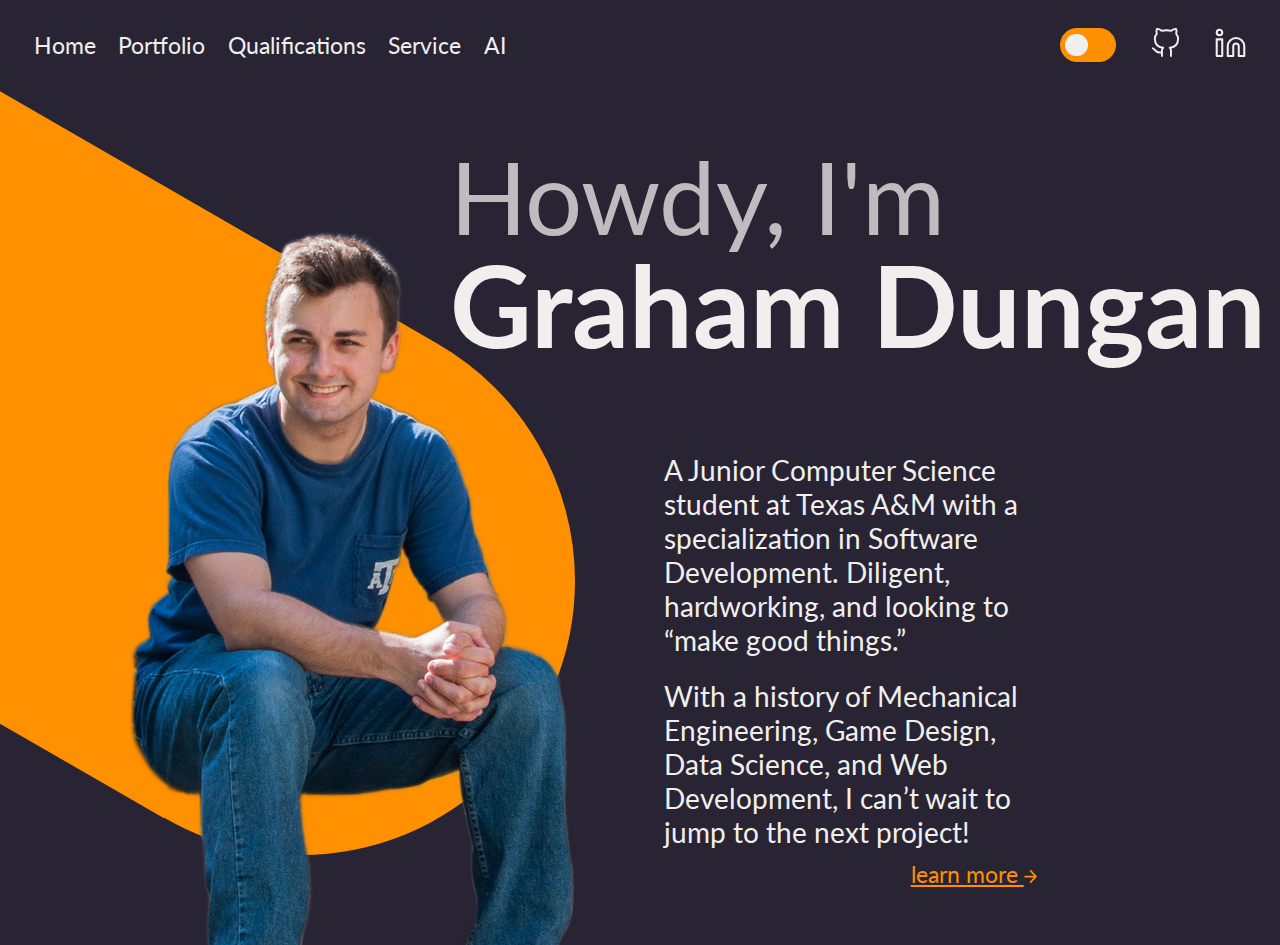
<file: index.html>
<!DOCTYPE html>
<html lang="en">
  <head>
    <meta charset="UTF-8" />
    <meta name="viewport" content="width=device-width, initial-scale=1.0" />
    <meta http-equiv="X-UA-Compatible" content="ie=edge" />

    <!-- DYNAMIC STYLE CHANGING -->
    <script>
      localStorage.setItem("currentPage", "index");
    </script>
    <link id="page-style" rel="stylesheet" href="./css/style1_index.css" />
    <link id="nav-style" rel="stylesheet" href="./css/style1_navbar.css" />
    <link
      id="font-style"
      href="https://fonts.googleapis.com/css2?family=Open+Sans:wght@400;700&display=swap"
      rel="stylesheet"
    />

    <title>Graham Dungan - Landing</title>
  </head>

  <body style="overflow: hidden">
    <!-- NAV BAR -->
    <div class="navbar-container">
      <div>
        <a class="navbar-button" href="./index.html">Home</a>
        <a class="navbar-button" href="./html/portfolio.html">Portfolio</a>
        <a class="navbar-button" href="./html/qualifications.html"
          >Qualifications</a
        >
        <a class="navbar-button" href="./html/service.html">Service</a>
        <a class="navbar-button" href="./html/ai.html">AI</a>
      </div>
      <div>
        <div class="style-switch-container">
          <script src="./scripts/script.js"></script>
          <input
            type="checkbox"
            id="style-checkbox"
            onclick="handleClick(this)"
          />
          <label for="style-checkbox" class="style-slider"></label>
        </div>
        <a
          class="navbar-button-graphic"
          href="https://github.com/gmgrahamgm"
          target="_blank"
          rel="noopener noreferrer"
        >
          <img src="./svg/icon_github.svg" alt="GitHub Button" />
        </a>
        <a
          class="navbar-button-graphic"
          href="https://www.linkedin.com/in/graham-dungan-420943249/"
          target="_blank"
          rel="noopener noreferrer"
        >
          <img src="./svg/icon_linkedin.svg" alt="LinkedIn Button" />
        </a>
      </div>
    </div>
    <!-- LANDING BODY -->
    <div class="landing-body-container">
      <!-- PORTFOLIO PICTURE -->
      <div class="picture-container">
        <img src="./svg/bg_circle.svg" class="picture-bg" />
        <img src="./images/graham.png" class="picture-graham" />
      </div>
      <!-- PERSONAL INFORMATION -->
      <div>
        <!-- INTRODUCTION -->
        <div class="introduction-container">
          <h2>Howdy, I'm</h2>
          <h1>Graham Dungan</h1>
        </div>
        <!-- INFORMATION -->
        <div class="information-container">
          <p>
            A Junior Computer Science student at Texas A&M with a specialization
            in Software Development. Diligent, hardworking, and looking to “make
            good things.”
          </p>
          <p>
            With a history of Mechanical Engineering, Game Design, Data Science,
            and Web Development, I can’t wait to jump to the next project!
          </p>
          <a href="./html/qualifications.html">
            learn more
            <img src="./svg/icon_arrow.svg" />
          </a>
        </div>
      </div>
    </div>
  </body>
</html>
</file>
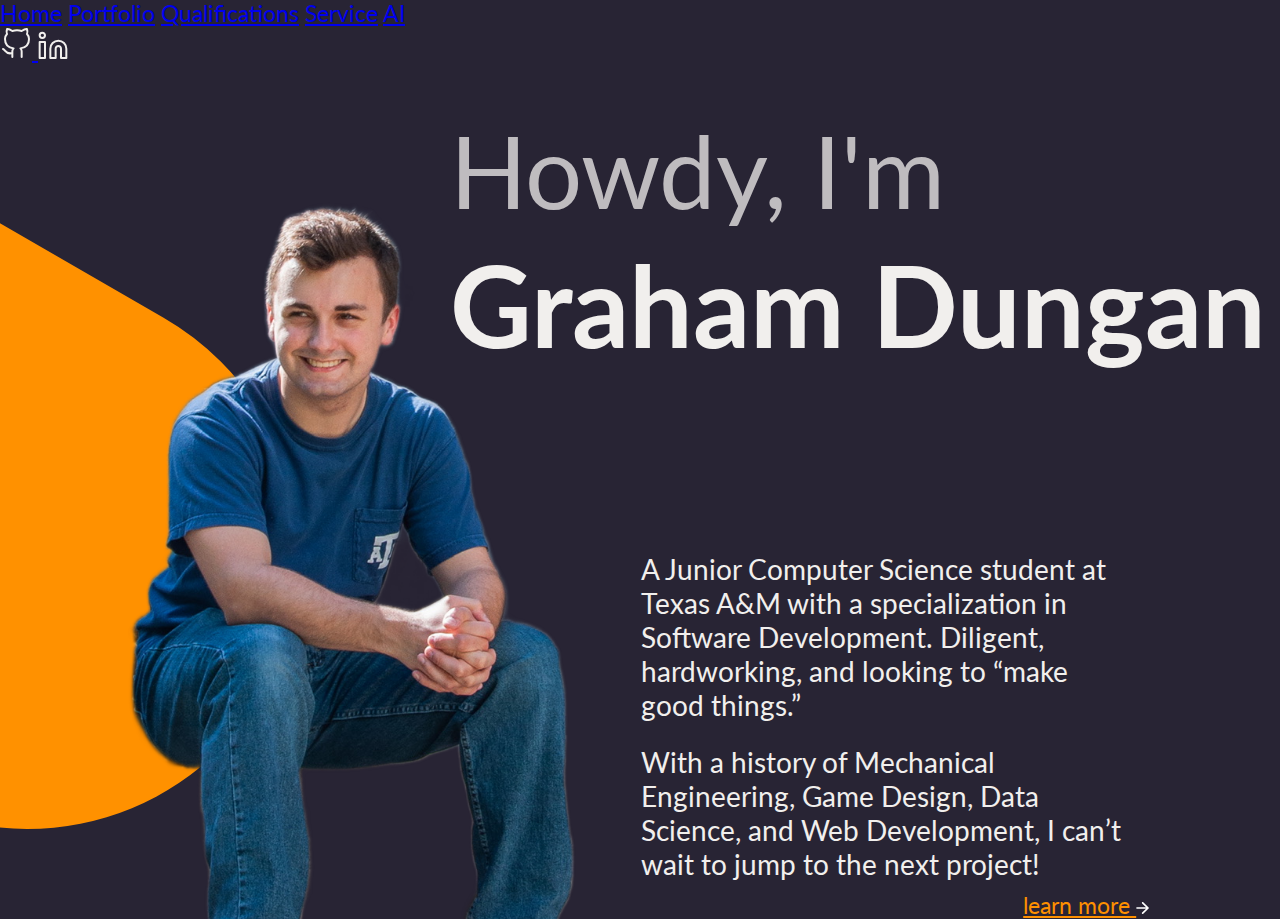
<file: html/index.html>
<!DOCTYPE html>
<html lang="en">
  <head>
    <meta charset="UTF-8" />
    <meta name="viewport" content="width=device-width, initial-scale=1.0" />
    <meta http-equiv="X-UA-Compatible" content="ie=edge" />
    <title>Graham Dungan</title>
    <link rel="stylesheet" href="../css/style1_landing.css" />
    <!-- USE LATO FONT FAMILY -->
    <link
      href="https://fonts.googleapis.com/css?family=Lato"
      rel="stylesheet"
    />
  </head>

  <body style="overflow: hidden">
    <!-- NAV BAR -->
    <div class="navbar-container">
      <div>
        <a class="navbar-button" href="./index.html">Home</a>
        <a class="navbar-button" href="./portfolio.html">Portfolio</a>
        <a class="navbar-button" href="./qualifications.html">Qualifications</a>
        <a class="navbar-button" href="./service.html">Service</a>
        <a class="navbar-button" href="./ai.html">AI</a>
      </div>
      <div>
        <a
          class="navbar-button-graphic"
          href="https://github.com/gmgrahamgm"
          target="_blank"
          rel="noopener noreferrer"
        >
          <img src="../svg/icon_github.svg" alt="GitHub Button" />
        </a>
        <a
          class="navbar-button-graphic"
          href="https://www.linkedin.com/in/graham-dungan-420943249/"
          target="_blank"
          rel="noopener noreferrer"
        >
          <img src="../svg/icon_linkedin.svg" alt="LinkedIn Button" />
        </a>
      </div>
    </div>
    <!-- LANDING BODY -->
    <div class="landing-body-container">
      <!-- PORTFOLIO PICTURE -->
      <div class="picture-container">
        <img src="../svg/bg_orange.svg" class="picture-bg" />
        <img src="../images/graham.png" class="picture-graham" />
      </div>
      <!-- PERSONAL INFORMATION -->
      <div>
        <!-- INTRODUCTION -->
        <div class="introduction-container">
          <h2>Howdy, I'm</h2>
          <h1>Graham Dungan</h1>
        </div>
        <!-- INFORMATION -->
        <div class="information-container">
          <p>
            A Junior Computer Science student at Texas A&M with a specialization
            in Software Development. Diligent, hardworking, and looking to “make
            good things.”
          </p>
          <p>
            With a history of Mechanical Engineering, Game Design, Data Science,
            and Web Development, I can’t wait to jump to the next project!
          </p>
          <a href="./portfolio.html">
            learn more
            <img src="../svg/icon_arrow.svg" />
          </a>
        </div>
      </div>
    </div>
  </body>
</html>
</file>
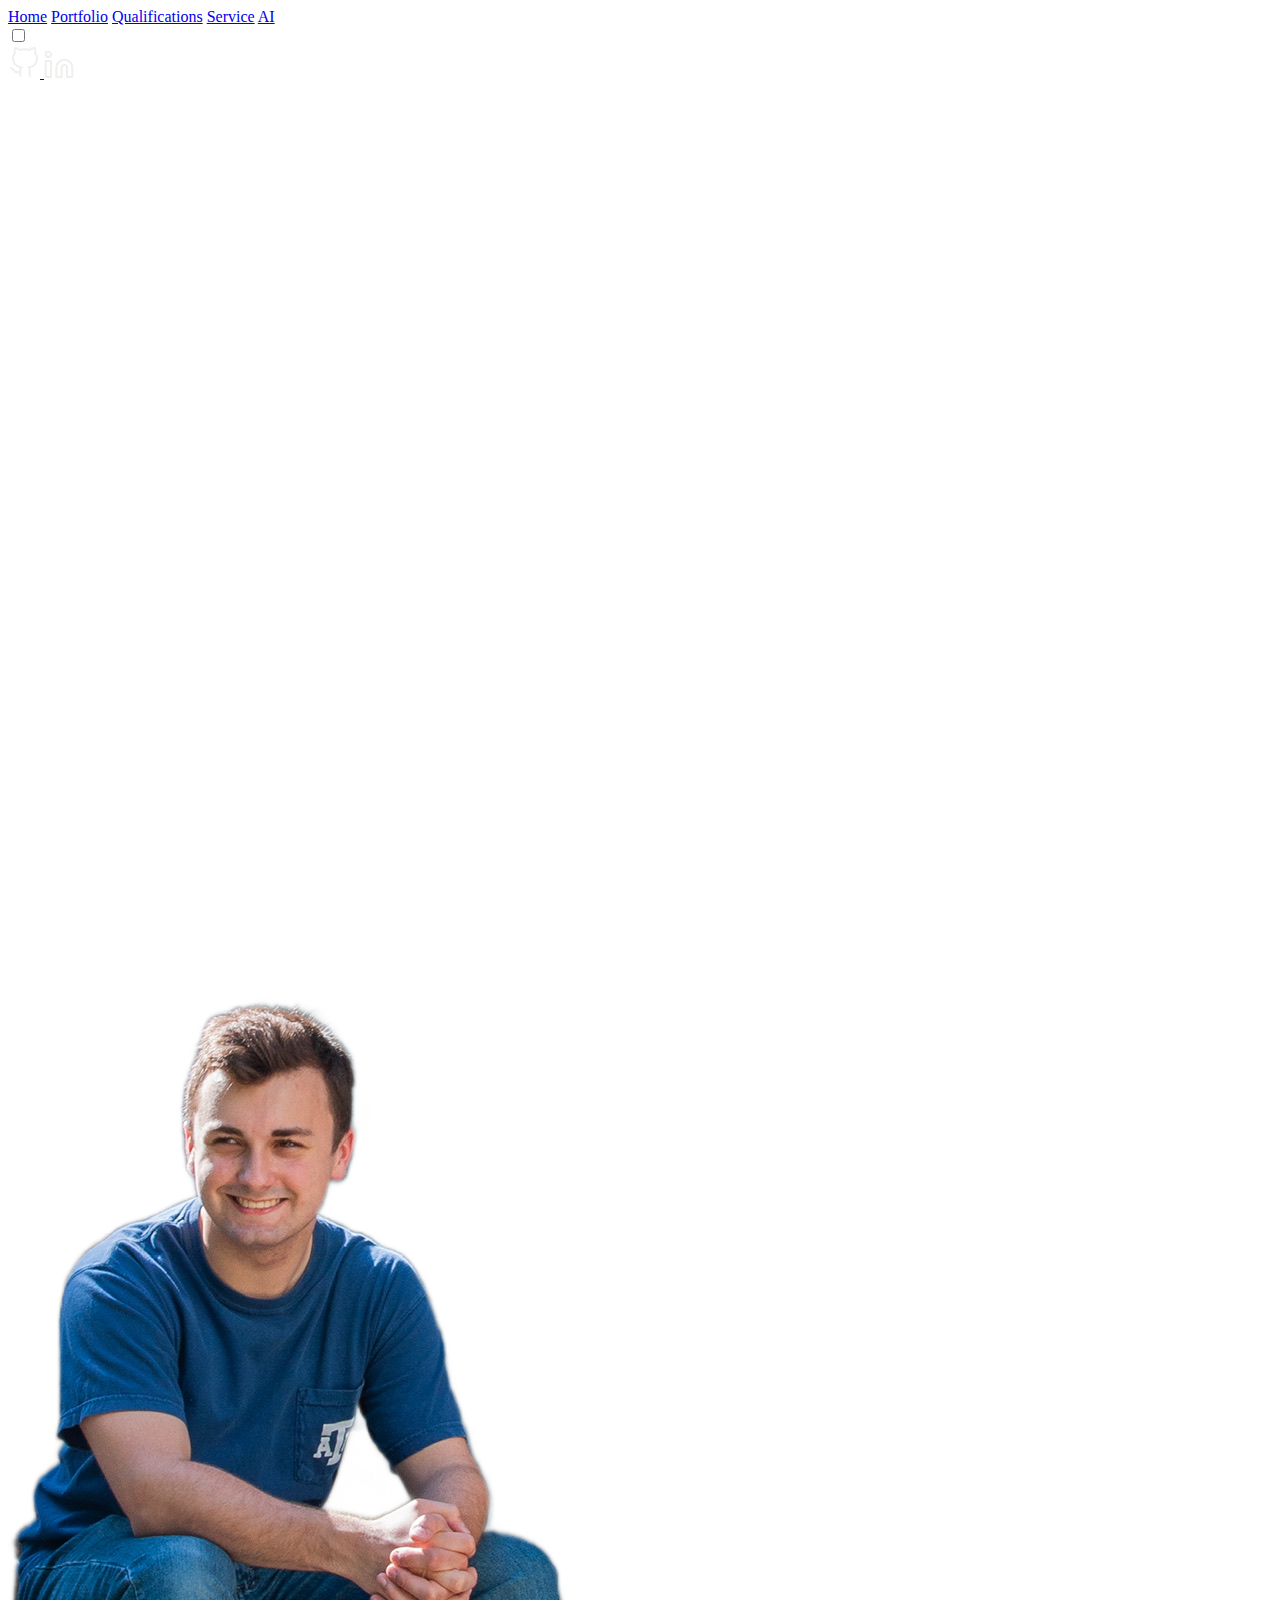
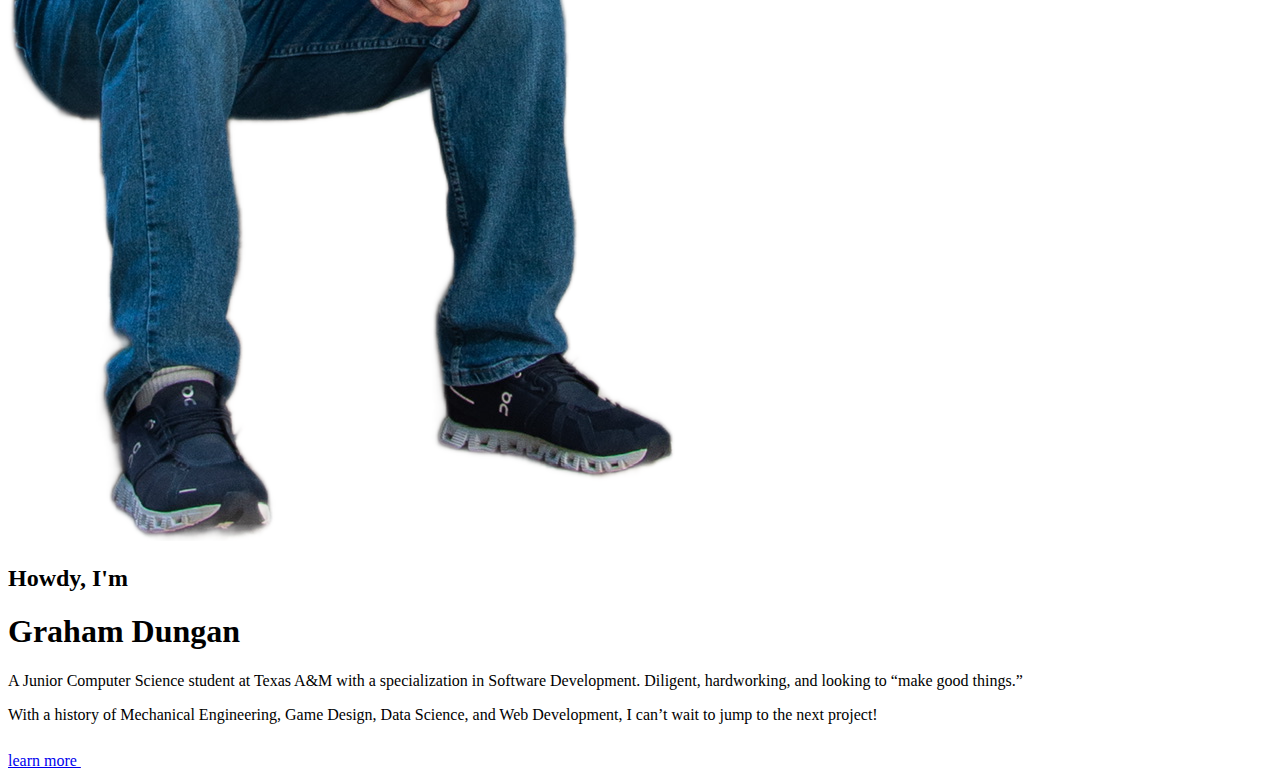
<file: index_htmlonly.html>
<!DOCTYPE html>
<html lang="en">
  <head>
    <meta charset="UTF-8" />
    <meta name="viewport" content="width=device-width, initial-scale=1.0" />
    <meta http-equiv="X-UA-Compatible" content="ie=edge" />

    <!-- DYNAMIC STYLE CHANGING -->
    <script>
      localStorage.setItem("currentPage", "index");
    </script>
    <link
      id="font-style"
      href="https://fonts.googleapis.com/css2?family=Open+Sans:wght@400;700&display=swap"
      rel="stylesheet"
    />

    <title>Graham Dungan - Landing</title>
  </head>

  <body style="overflow: hidden">
    <!-- NAV BAR -->
    <div class="navbar-container">
      <div>
        <a class="navbar-button" href="./index.html">Home</a>
        <a class="navbar-button" href="./html/portfolio.html">Portfolio</a>
        <a class="navbar-button" href="./html/qualifications.html"
          >Qualifications</a
        >
        <a class="navbar-button" href="./html/service.html">Service</a>
        <a class="navbar-button" href="./html/ai.html">AI</a>
      </div>
      <div>
        <div class="style-switch-container">
          <script src="./scripts/script.js"></script>
          <input
            type="checkbox"
            id="style-checkbox"
            onclick="handleClick(this)"
          />
          <label for="style-checkbox" class="style-slider"></label>
        </div>
        <a
          class="navbar-button-graphic"
          href="https://github.com/gmgrahamgm"
          target="_blank"
          rel="noopener noreferrer"
        >
          <img src="./svg/icon_github.svg" alt="GitHub Button" />
        </a>
        <a
          class="navbar-button-graphic"
          href="https://www.linkedin.com/in/graham-dungan-420943249/"
          target="_blank"
          rel="noopener noreferrer"
        >
          <img src="./svg/icon_linkedin.svg" alt="LinkedIn Button" />
        </a>
      </div>
    </div>
    <!-- LANDING BODY -->
    <div class="landing-body-container">
      <!-- PORTFOLIO PICTURE -->
      <div class="picture-container">
        <img src="./svg/bg_circle.svg" class="picture-bg" />
        <img src="./images/graham.png" class="picture-graham" />
      </div>
      <!-- PERSONAL INFORMATION -->
      <div>
        <!-- INTRODUCTION -->
        <div class="introduction-container">
          <h2>Howdy, I'm</h2>
          <h1>Graham Dungan</h1>
        </div>
        <!-- INFORMATION -->
        <div class="information-container">
          <p>
            A Junior Computer Science student at Texas A&M with a specialization
            in Software Development. Diligent, hardworking, and looking to “make
            good things.”
          </p>
          <p>
            With a history of Mechanical Engineering, Game Design, Data Science,
            and Web Development, I can’t wait to jump to the next project!
          </p>
          <a href="./html/qualifications.html">
            learn more
            <img src="./svg/icon_arrow.svg" />
          </a>
        </div>
      </div>
    </div>
  </body>
</html>
</file>
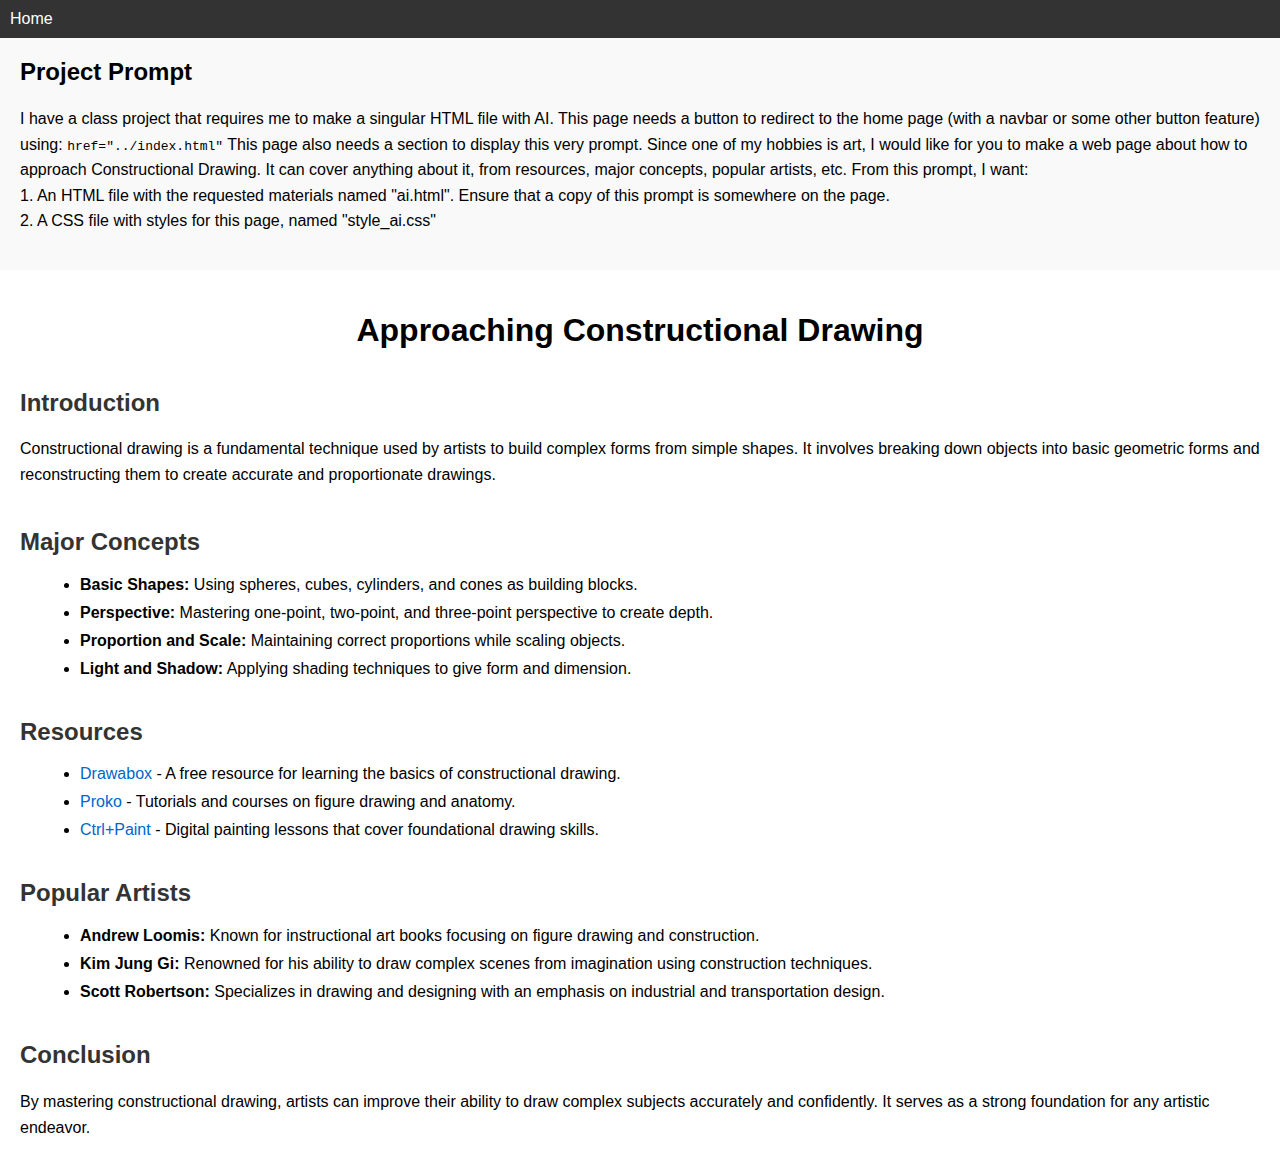
<file: html/ai.html>
<!DOCTYPE html>
<html lang="en">
  <head>
    <meta charset="UTF-8" />
    <title>Constructional Drawing</title>
    <link rel="stylesheet" href="../css/style_ai.css" />
  </head>
  <body>
    <!-- Navigation -->
    <nav>
      <ul>
        <li><a href="../index.html">Home</a></li>
      </ul>
    </nav>

    <!-- Prompt Section -->
    <section id="prompt">
      <h2>Project Prompt</h2>
      <p>
        I have a class project that requires me to make a singular HTML file
        with AI. This page needs a button to redirect to the home page (with a
        navbar or some other button feature) using:
        <code>href="../index.html"</code>
        This page also needs a section to display this very prompt. Since one of
        my hobbies is art, I would like for you to make a web page about how to
        approach Constructional Drawing. It can cover anything about it, from
        resources, major concepts, popular artists, etc. From this prompt, I
        want:
        <br />1. An HTML file with the requested materials named "ai.html".
        Ensure that a copy of this prompt is somewhere on the page. <br />2. A
        CSS file with styles for this page, named "style_ai.css"
      </p>
    </section>

    <!-- Main Content -->
    <section id="content">
      <h1>Approaching Constructional Drawing</h1>
      <h2>Introduction</h2>
      <p>
        Constructional drawing is a fundamental technique used by artists to
        build complex forms from simple shapes. It involves breaking down
        objects into basic geometric forms and reconstructing them to create
        accurate and proportionate drawings.
      </p>

      <h2>Major Concepts</h2>
      <ul>
        <li>
          <strong>Basic Shapes:</strong> Using spheres, cubes, cylinders, and
          cones as building blocks.
        </li>
        <li>
          <strong>Perspective:</strong> Mastering one-point, two-point, and
          three-point perspective to create depth.
        </li>
        <li>
          <strong>Proportion and Scale:</strong> Maintaining correct proportions
          while scaling objects.
        </li>
        <li>
          <strong>Light and Shadow:</strong> Applying shading techniques to give
          form and dimension.
        </li>
      </ul>

      <h2>Resources</h2>
      <ul>
        <li>
          <a href="https://drawabox.com/">Drawabox</a> - A free resource for
          learning the basics of constructional drawing.
        </li>
        <li>
          <a href="https://www.proko.com/">Proko</a> - Tutorials and courses on
          figure drawing and anatomy.
        </li>
        <li>
          <a href="https://www.ctrlpaint.com/">Ctrl+Paint</a> - Digital painting
          lessons that cover foundational drawing skills.
        </li>
      </ul>

      <h2>Popular Artists</h2>
      <ul>
        <li>
          <strong>Andrew Loomis:</strong> Known for instructional art books
          focusing on figure drawing and construction.
        </li>
        <li>
          <strong>Kim Jung Gi:</strong> Renowned for his ability to draw complex
          scenes from imagination using construction techniques.
        </li>
        <li>
          <strong>Scott Robertson:</strong> Specializes in drawing and designing
          with an emphasis on industrial and transportation design.
        </li>
      </ul>

      <h2>Conclusion</h2>
      <p>
        By mastering constructional drawing, artists can improve their ability
        to draw complex subjects accurately and confidently. It serves as a
        strong foundation for any artistic endeavor.
      </p>
    </section>
  </body>
</html>
</file>
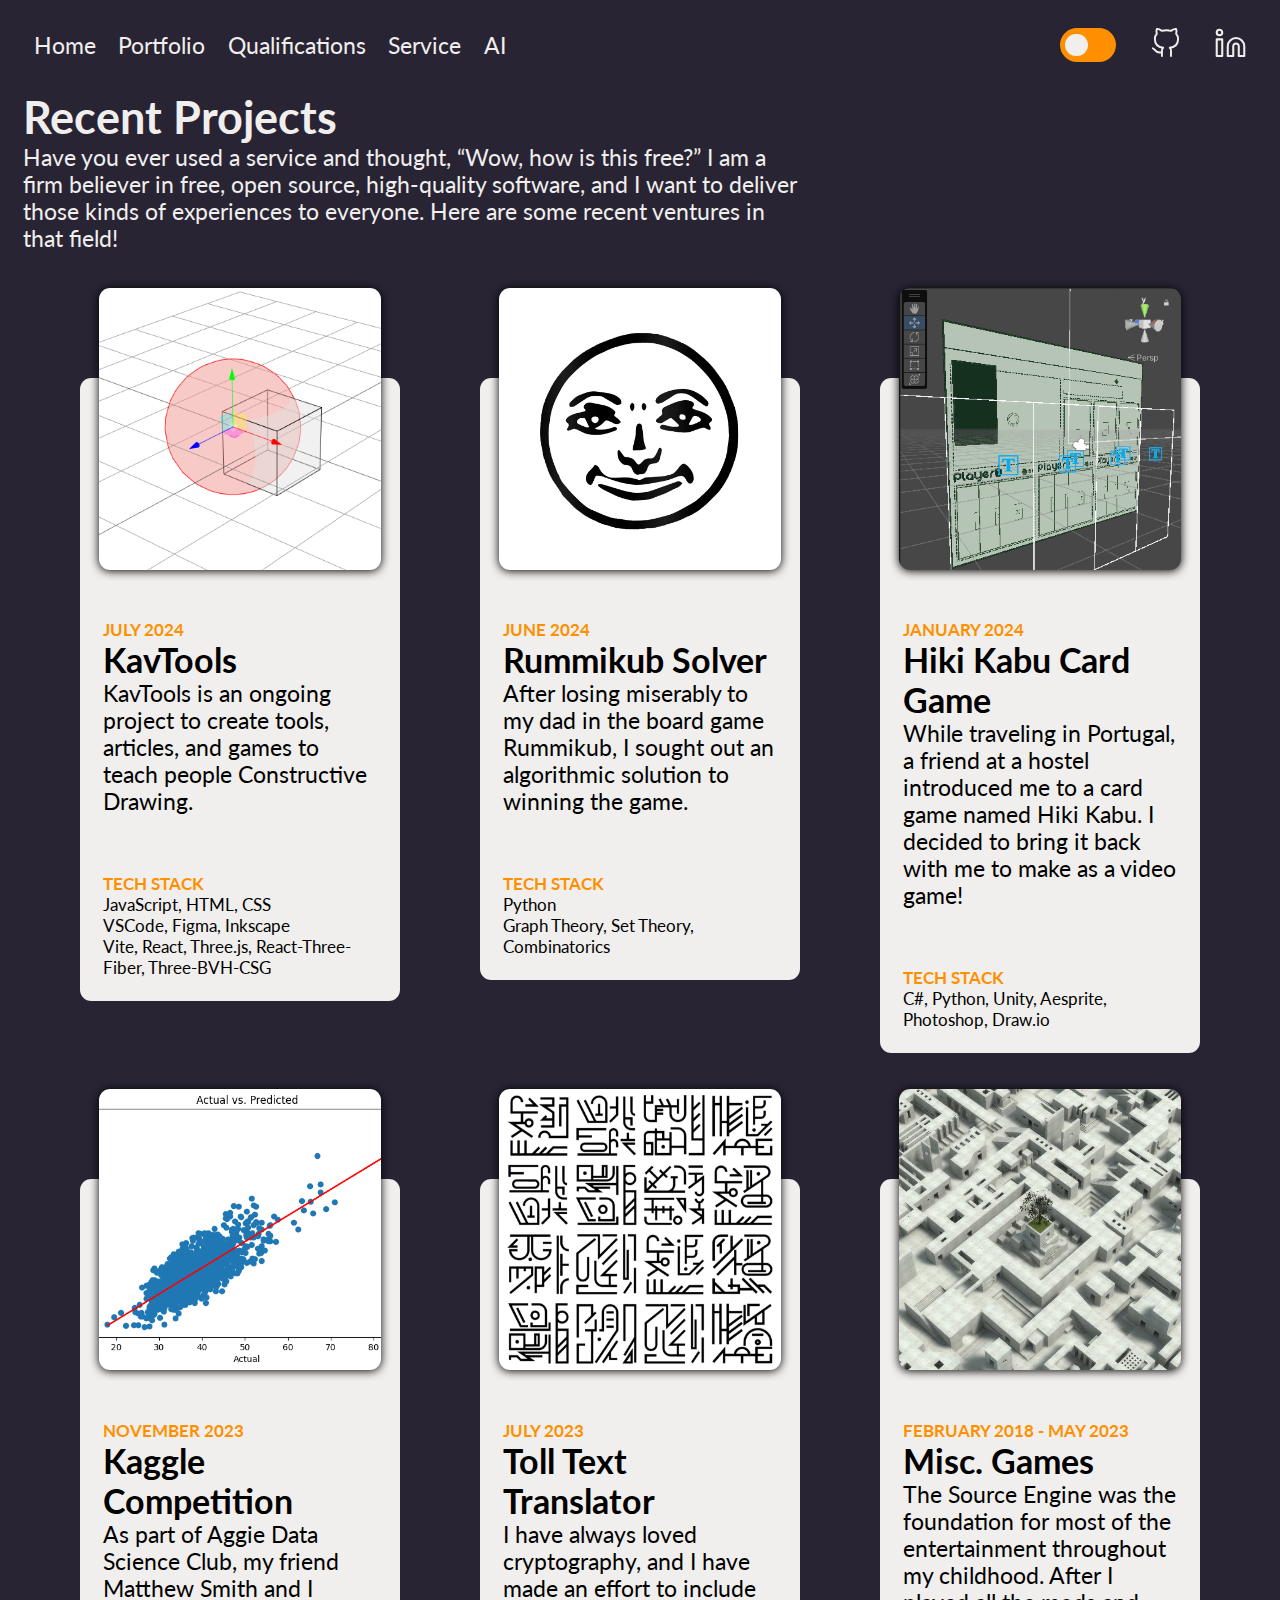
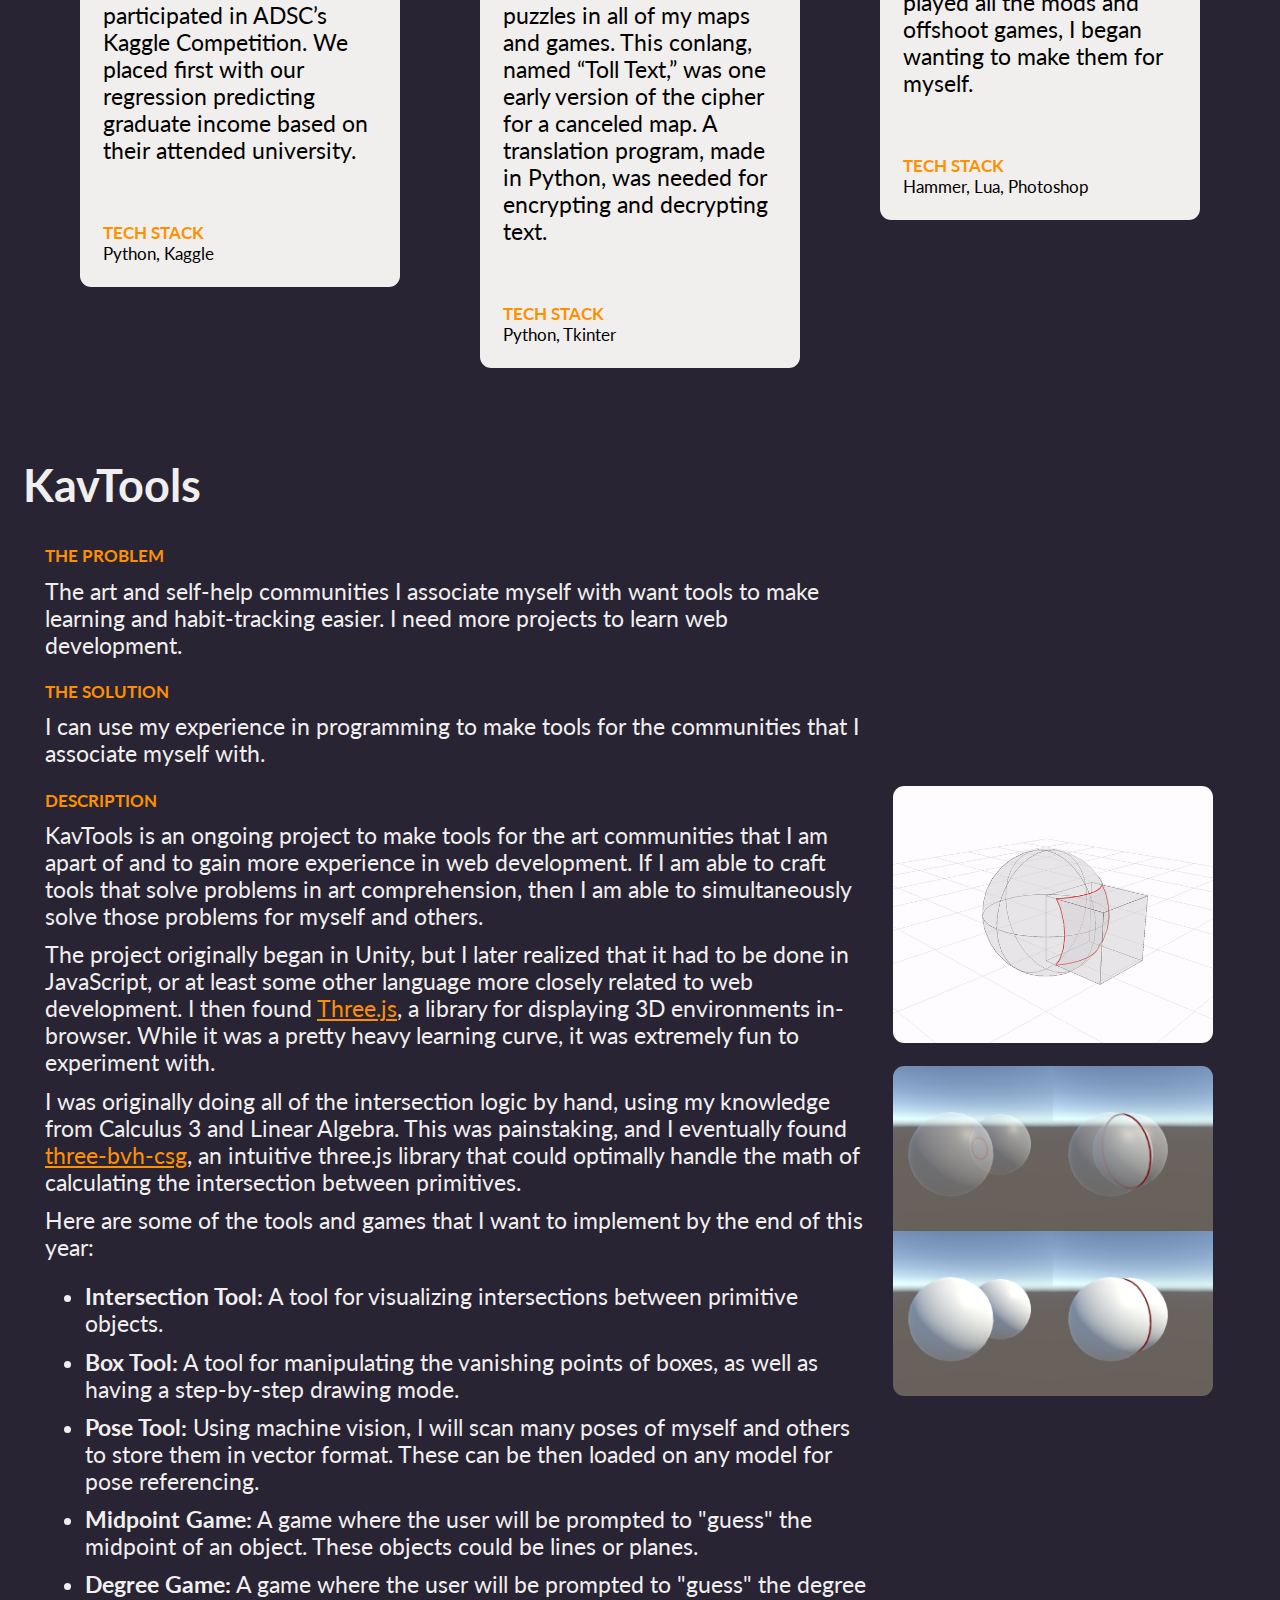
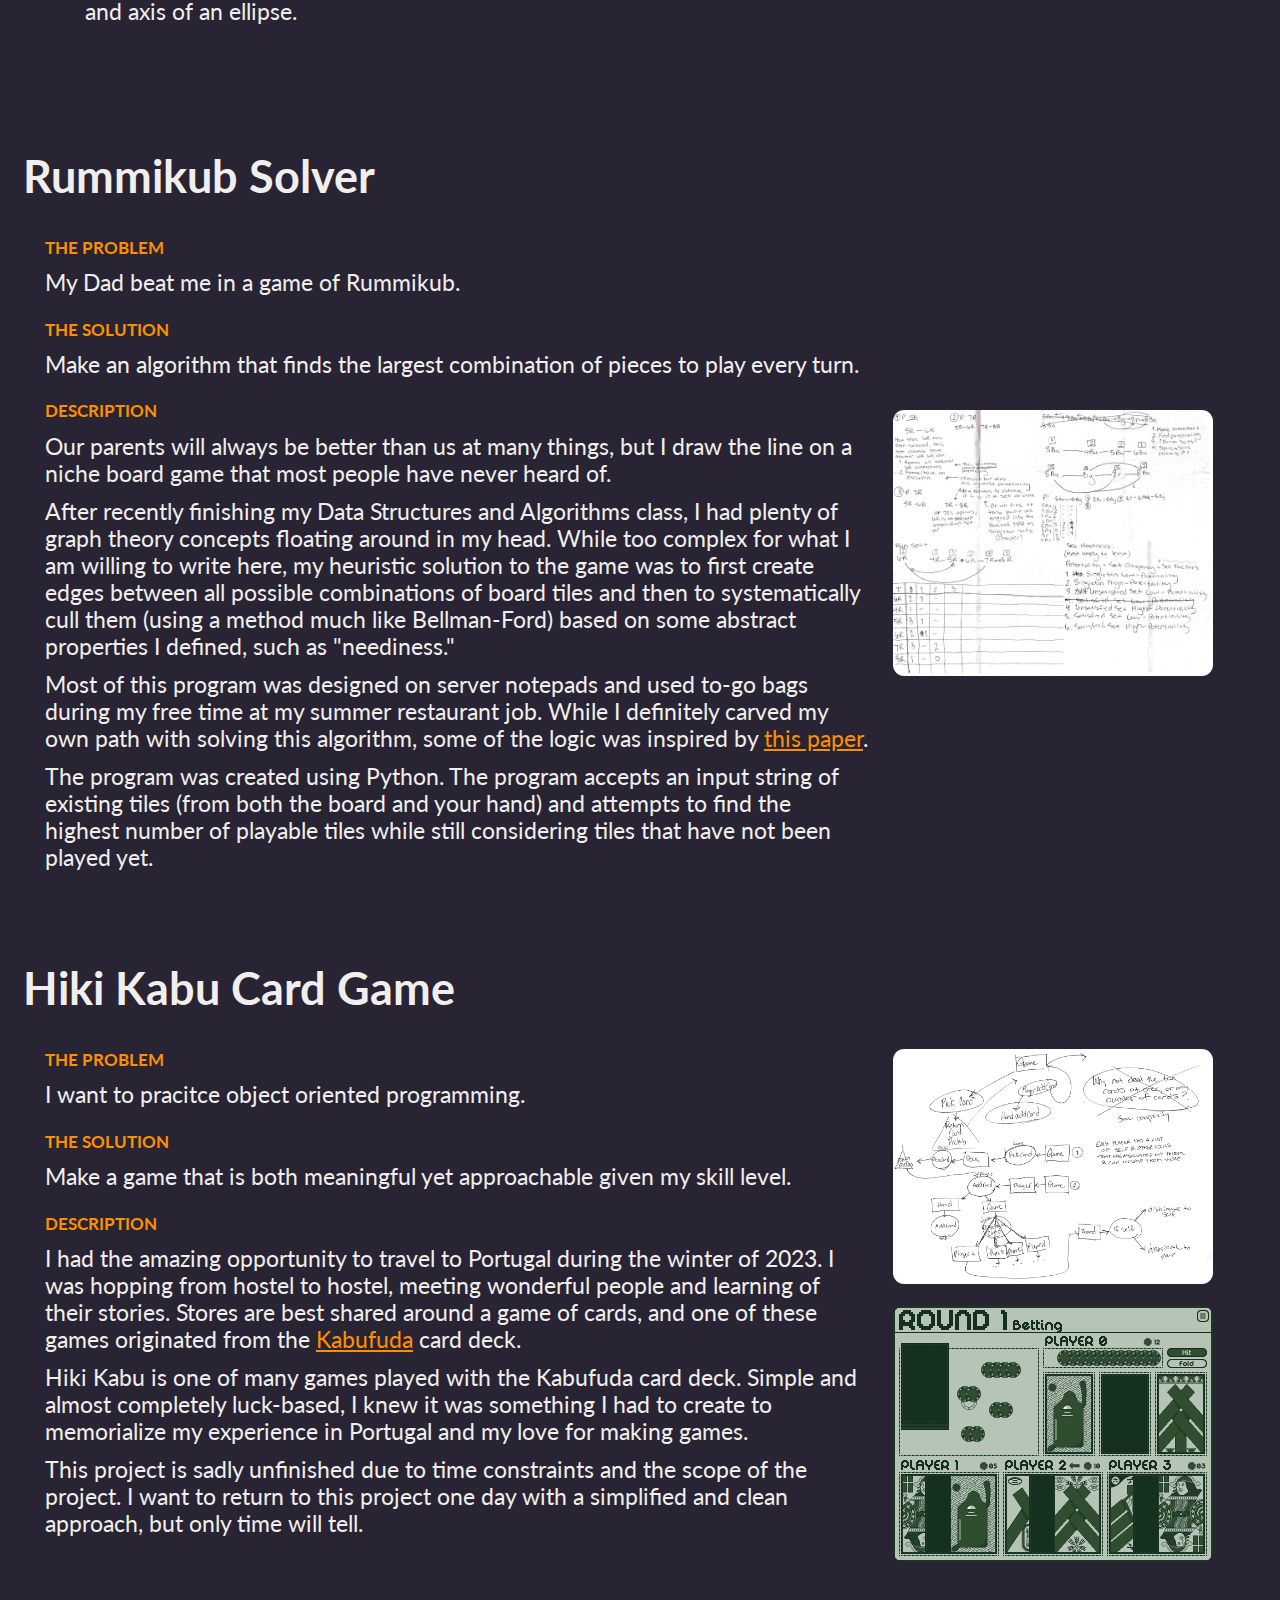
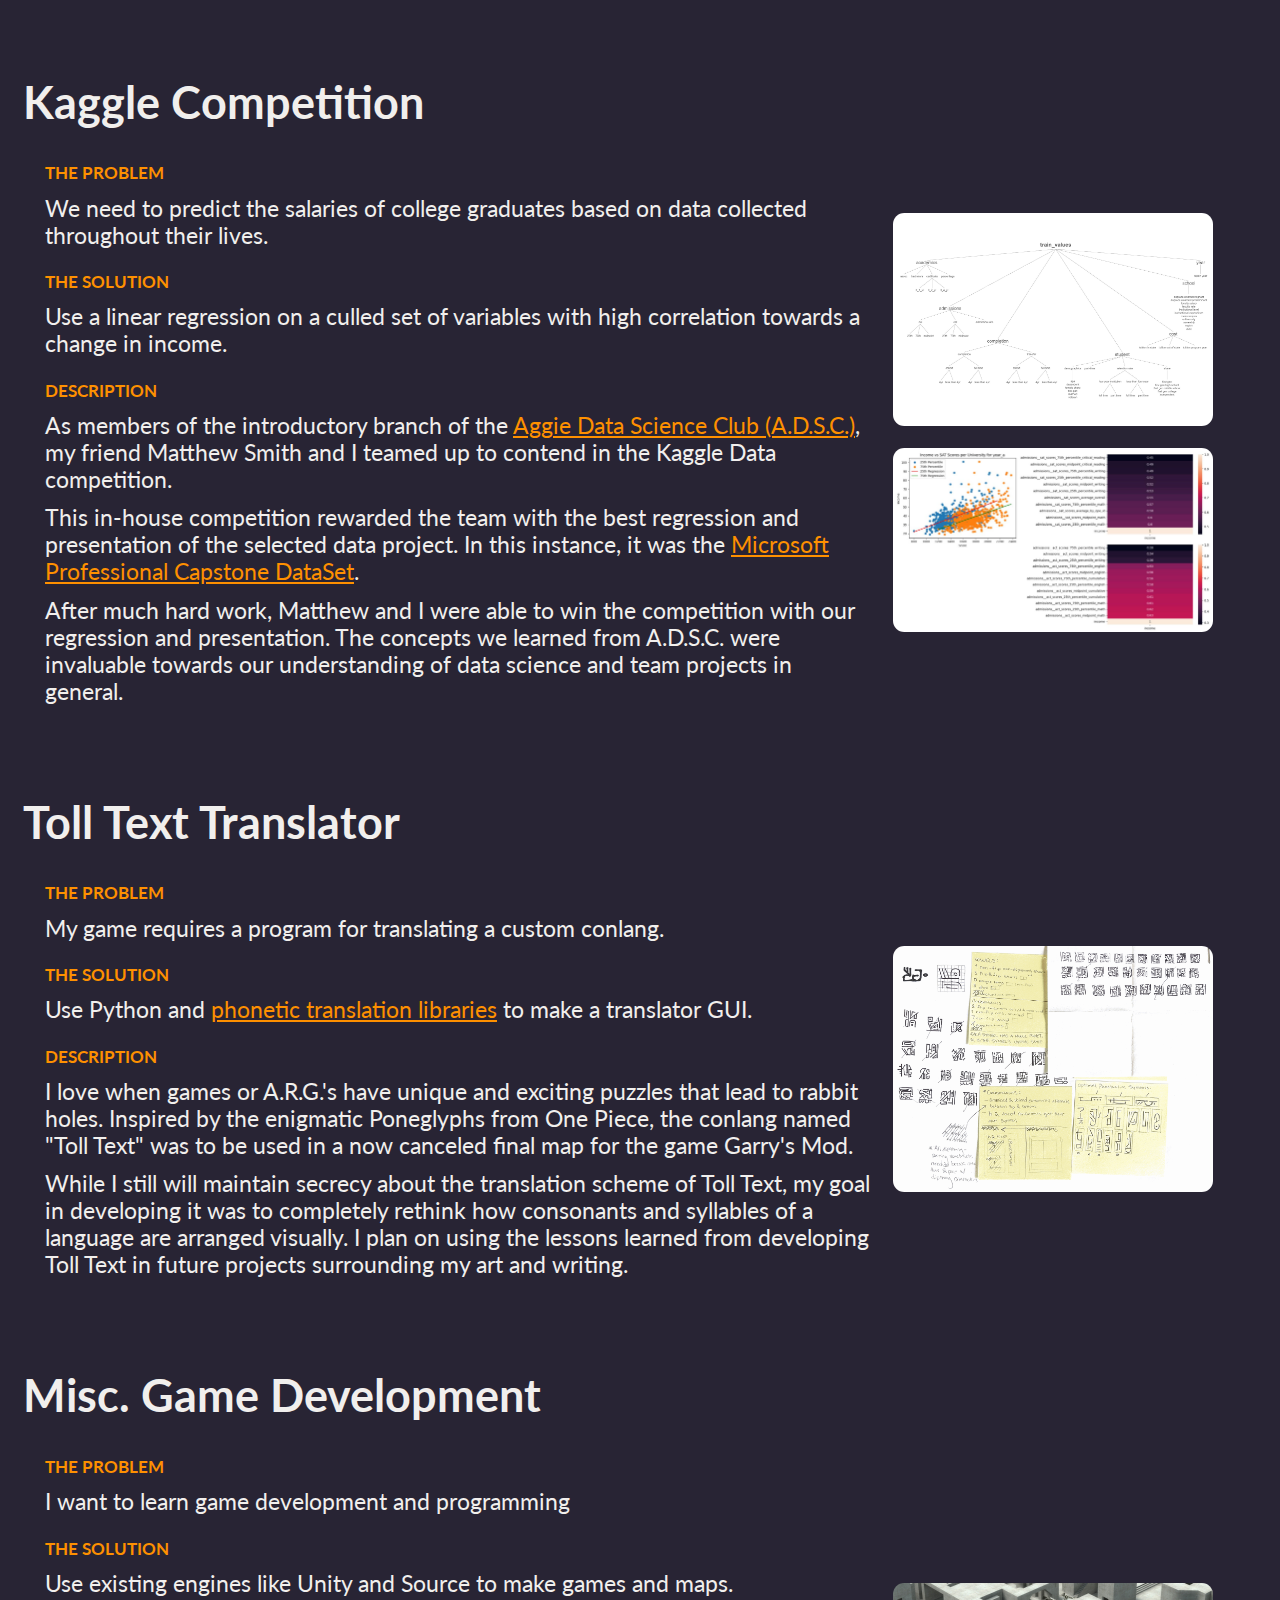
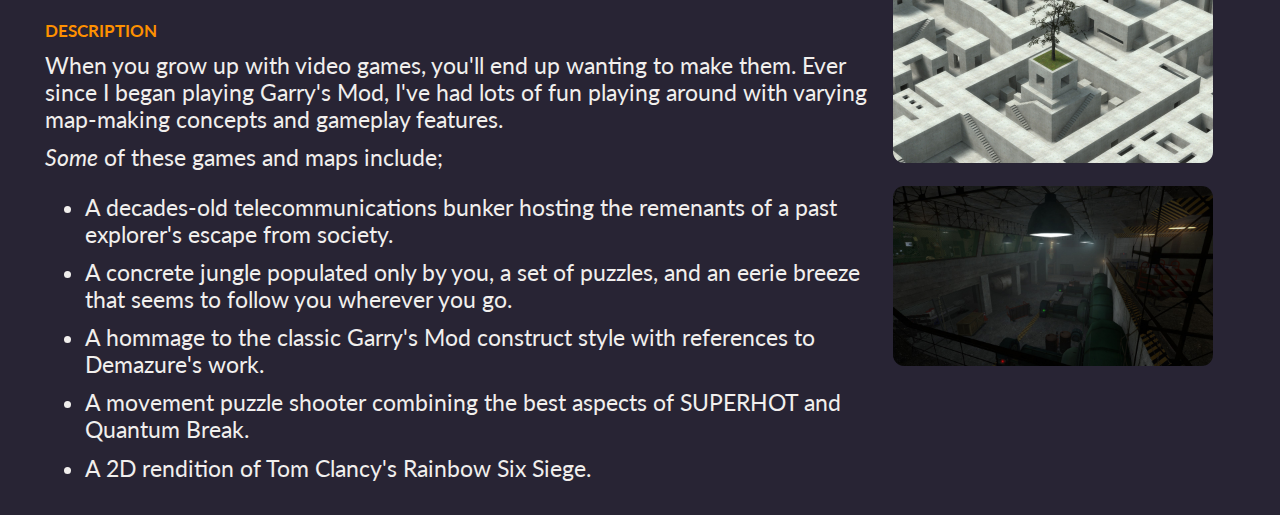
<file: html/portfolio.html>
<!DOCTYPE html>
<html lang="en">
  <head>
    <meta charset="UTF-8" />
    <meta name="viewport" content="width=device-width, initial-scale=1.0" />
    <meta http-equiv="X-UA-Compatible" content="ie=edge" />

    <!-- DYNAMIC STYLE CHANGING -->
    <script>
      localStorage.setItem("currentPage", "portfolio");
    </script>
    <link id="page-style" rel="stylesheet" href="../css/style1_portfolio.css" />
    <link id="nav-style" rel="stylesheet" href="../css/style1_navbar.css" />
    <link
      id="font-style"
      href="https://fonts.googleapis.com/css?family=Lato"
      rel="stylesheet"
    />

    <title>Graham Dungan - Portfolio</title>
  </head>

  <body>
    <!-- NAV BAR -->
    <div class="navbar-container">
      <div>
        <a class="navbar-button" href="../index.html">Home</a>
        <a class="navbar-button" href="./portfolio.html">Portfolio</a>
        <a class="navbar-button" href="./qualifications.html">Qualifications</a>
        <a class="navbar-button" href="./service.html">Service</a>
        <a class="navbar-button" href="./ai.html">AI</a>
      </div>
      <div>
        <div class="style-switch-container">
          <script src="../scripts/script.js"></script>
          <input
            type="checkbox"
            id="style-checkbox"
            onclick="handleClick(this)"
          />
          <label for="style-checkbox" class="style-slider"></label>
        </div>
        <a
          class="navbar-button-graphic"
          href="https://github.com/gmgrahamgm"
          target="_blank"
          rel="noopener noreferrer"
          ><img src="../svg/icon_github.svg" alt="GitHub Button"
        /></a>
        <a
          class="navbar-button-graphic"
          href="https://www.linkedin.com/in/graham-dungan-420943249/"
          target="_blank"
          rel="noopener noreferrer"
          ><img src="../svg/icon_linkedin.svg" alt="LinkedIn Button"
        /></a>
      </div>
    </div>

    <div class="portfolio-body">
      <!-- RECENT PROJECTS HEADER -->
      <div class="portfolio-header">
        <h1>Recent Projects</h1>
        <p>
          Have you ever used a service and thought, “Wow, how is this free?” I
          am a firm believer in free, open source, high-quality software, and I
          want to deliver those kinds of experiences to everyone. Here are some
          recent ventures in that field!
        </p>
      </div>

      <!-- PROJECT TILES -->
      <div class="projects-container-outer">
        <div class="projects-container-row">
          <!-- KAVTOOLS PROJECT -->
          <a href="#kavtools_description">
            <div class="project-container">
              <div class="project-tile">
                <div>
                  <div class="project-header">
                    <h3>JULY 2024</h3>
                    <h2>KavTools</h2>
                  </div>
                  <p>
                    KavTools is an ongoing project to create tools, articles,
                    and games to teach people Constructive Drawing.
                  </p>
                </div>
                <div>
                  <h3>TECH STACK</h3>
                  <h4>JavaScript, HTML, CSS</h4>
                  <h4>VSCode, Figma, Inkscape</h4>
                  <h4 id="last-entry">
                    Vite, React, Three.js, React-Three-Fiber, Three-BVH-CSG
                  </h4>
                </div>
              </div>
              <img
                src="../images/project_thumbnails/thumb_intersector.png"
                alt="KavTools Thumbnail"
              />
            </div>
          </a>
          <!-- RUMMIKUB PROJECT -->
          <a href="#rummikub_description">
            <div class="project-container">
              <div class="project-tile">
                <div>
                  <div class="project-header">
                    <h3>JUNE 2024</h3>
                    <h2>Rummikub Solver</h2>
                  </div>
                  <p>
                    After losing miserably to my dad in the board game Rummikub,
                    I sought out an algorithmic solution to winning the game.
                  </p>
                </div>
                <div>
                  <h3>TECH STACK</h3>
                  <h4>Python</h4>
                  <h4 id="last-entry">
                    Graph Theory, Set Theory, Combinatorics
                  </h4>
                </div>
              </div>
              <img
                src="../images/project_thumbnails/thumb_rummi.png"
                alt="Rummikub Thumbnail"
              />
            </div>
          </a>
          <!-- HIKI KABU PROJECT -->
          <a href="#kabu_description">
            <div class="project-container">
              <div class="project-tile">
                <div>
                  <div class="project-header">
                    <h3>JANUARY 2024</h3>
                    <h2>Hiki Kabu Card Game</h2>
                  </div>
                  <p>
                    While traveling in Portugal, a friend at a hostel introduced
                    me to a card game named Hiki Kabu. I decided to bring it
                    back with me to make as a video game!
                  </p>
                </div>
                <div>
                  <h3>TECH STACK</h3>
                  <h4 id="last-entry">
                    C#, Python, Unity, Aesprite, Photoshop, Draw.io
                  </h4>
                </div>
              </div>
              <img
                src="../images/project_thumbnails/thumb_kabu.png"
                alt="Hiki Kabu Thumbnail"
              />
            </div>
          </a>
        </div>
        <div class="projects-container-row">
          <!-- KAGGLE COMPETITION -->
          <a href="#kaggle_description">
            <div class="project-container">
              <div class="project-tile">
                <div>
                  <div class="project-header">
                    <h3>NOVEMBER 2023</h3>
                    <h2>Kaggle Competition</h2>
                  </div>
                  <p>
                    As part of Aggie Data Science Club, my friend Matthew Smith
                    and I participated in ADSC’s Kaggle Competition. We placed
                    first with our regression predicting graduate income based
                    on their attended university.
                  </p>
                </div>
                <div>
                  <h3>TECH STACK</h3>
                  <h4 id="last-entry">Python, Kaggle</h4>
                </div>
              </div>
              <img
                src="../images/project_thumbnails/thumb_kaggle.png"
                alt="Kaggle Thumbnail"
              />
            </div>
          </a>
          <!-- TOLL TEXT TRANSLATOR -->
          <a href="#tolltext_description">
            <div class="project-container">
              <div class="project-tile">
                <div>
                  <div class="project-header">
                    <h3>JULY 2023</h3>
                    <h2>Toll Text Translator</h2>
                  </div>
                  <p>
                    I have always loved cryptography, and I have made an effort
                    to include puzzles in all of my maps and games. This
                    conlang, named “Toll Text,” was one early version of the
                    cipher for a canceled map. A translation program, made in
                    Python, was needed for encrypting and decrypting text.
                  </p>
                </div>
                <div>
                  <h3>TECH STACK</h3>
                  <h4 id="last-entry">Python, Tkinter</h4>
                </div>
              </div>
              <img
                src="../images/project_thumbnails/thumb_tolltext.png"
                alt="Toll Text Thumbnail"
              />
            </div>
          </a>
          <!-- GAME DEVELOPMENT -->
          <a href="#gamedev_description">
            <div class="project-container">
              <div class="project-tile">
                <div>
                  <div class="project-header">
                    <h3>FEBRUARY 2018 - MAY 2023</h3>
                    <h2>Misc. Games</h2>
                  </div>
                  <p>
                    The Source Engine was the foundation for most of the
                    entertainment throughout my childhood. After I played all
                    the mods and offshoot games, I began wanting to make them
                    for myself.
                  </p>
                </div>
                <div>
                  <h3>TECH STACK</h3>
                  <h4 id="last-entry">Hammer, Lua, Photoshop</h4>
                </div>
              </div>
              <img
                src="../images/project_thumbnails/thumb_frame.png"
                alt="Game Development Thumbnail"
              />
            </div>
          </a>
        </div>
      </div>
      <!-- PROJECT DESCRIPTIONS -->
      <div id="kavtools_description">
        <h1 class="project-description-h1">KavTools</h1>
        <div class="portfolio-description-container">
          <div class="portfolio-description">
            <h2>THE PROBLEM</h2>
            <p>
              The art and self-help communities I associate myself with want
              tools to make learning and habit-tracking easier. I need more
              projects to learn web development.
            </p>
            <h2>THE SOLUTION</h2>
            <p>
              I can use my experience in programming to make tools for the
              communities that I associate myself with.
            </p>
            <h2>DESCRIPTION</h2>
            <p>
              KavTools is an ongoing project to make tools for the art
              communities that I am apart of and to gain more experience in web
              development. If I am able to craft tools that solve problems in
              art comprehension, then I am able to simultaneously solve those
              problems for myself and others.
            </p>
            <p>
              The project originally began in Unity, but I later realized that
              it had to be done in JavaScript, or at least some other language
              more closely related to web development. I then found
              <a
                href="https://threejs.org/"
                target="_blank"
                rel="noopener noreferrer"
                >Three.js</a
              >, a library for displaying 3D environments in-browser. While it
              was a pretty heavy learning curve, it was extremely fun to
              experiment with.
            </p>
            <p>
              I was originally doing all of the intersection logic by hand,
              using my knowledge from Calculus 3 and Linear Algebra. This was
              painstaking, and I eventually found
              <a
                href="https://github.com/gkjohnson/three-bvh-csg"
                target="_blank"
                rel="noopener noreferrer"
                >three-bvh-csg</a
              >, an intuitive three.js library that could optimally handle the
              math of calculating the intersection between primitives.
            </p>
            <p>
              Here are some of the tools and games that I want to implement by
              the end of this year:
            </p>
            <ul>
              <li>
                <b>Intersection Tool:</b> A tool for visualizing intersections
                between primitive objects.
              </li>
              <li>
                <b>Box Tool:</b> A tool for manipulating the vanishing points of
                boxes, as well as having a step-by-step drawing mode.
              </li>
              <li>
                <b>Pose Tool:</b> Using machine vision, I will scan many poses
                of myself and others to store them in vector format. These can
                be then loaded on any model for pose referencing.
              </li>
              <li>
                <b>Midpoint Game:</b> A game where the user will be prompted to
                "guess" the midpoint of an object. These objects could be lines
                or planes.
              </li>
              <li>
                <b>Degree Game:</b> A game where the user will be prompted to
                "guess" the degree and axis of an ellipse.
              </li>
            </ul>
          </div>
          <div class="portfolio-description-image-container">
            <img
              src="../images/project_screenshots/kav_control.gif"
              alt="Intersector Animation"
            />
            <img
              src="../images/project_screenshots/kav_unity.png"
              alt="Intersector Unity"
            />
          </div>
        </div>
      </div>
      <div id="rummikub_description">
        <h1 class="project-description-h1">Rummikub Solver</h1>
        <div class="portfolio-description-container">
          <div class="portfolio-description">
            <h2>THE PROBLEM</h2>
            <p>My Dad beat me in a game of Rummikub.</p>
            <h2>THE SOLUTION</h2>
            <p>
              Make an algorithm that finds the largest combination of pieces to
              play every turn.
            </p>
            <h2>DESCRIPTION</h2>
            <p>
              Our parents will always be better than us at many things, but I
              draw the line on a niche board game that most people have never
              heard of.
            </p>
            <p>
              After recently finishing my Data Structures and Algorithms class,
              I had plenty of graph theory concepts floating around in my head.
              While too complex for what I am willing to write here, my
              heuristic solution to the game was to first create edges between
              all possible combinations of board tiles and then to
              systematically cull them (using a method much like Bellman-Ford)
              based on some abstract properties I defined, such as "neediness."
            </p>
            <p>
              Most of this program was designed on server notepads and used
              to-go bags during my free time at my summer restaurant job. While
              I definitely carved my own path with solving this algorithm, some
              of the logic was inspired by
              <a
                href="https://arxiv.org/pdf/1604.07553"
                target="_blank"
                rel="noopener noreferrer"
                >this paper</a
              >.
            </p>
            <p>
              The program was created using Python. The program accepts an input
              string of existing tiles (from both the board and your hand) and
              attempts to find the highest number of playable tiles while still
              considering tiles that have not been played yet.
            </p>
          </div>
          <div class="portfolio-description-image-container">
            <img
              src="../images/project_screenshots/rummi_notes.png"
              alt="Rummikub Notes on Server Notepad"
            />
          </div>
        </div>
      </div>
      <div id="kabu_description">
        <h1 class="project-description-h1">Hiki Kabu Card Game</h1>
        <div class="portfolio-description-container">
          <div class="portfolio-description">
            <h2>THE PROBLEM</h2>
            <p>I want to pracitce object oriented programming.</p>
            <h2>THE SOLUTION</h2>
            <p>
              Make a game that is both meaningful yet approachable given my
              skill level.
            </p>
            <h2>DESCRIPTION</h2>
            <p>
              I had the amazing opportunity to travel to Portugal during the
              winter of 2023. I was hopping from hostel to hostel, meeting
              wonderful people and learning of their stories. Stores are best
              shared around a game of cards, and one of these games originated
              from the
              <a
                href="https://en.wikipedia.org/wiki/Kabufuda"
                target="_blank"
                rel="noopener noreferrer"
                >Kabufuda</a
              >
              card deck.
            </p>
            <p>
              Hiki Kabu is one of many games played with the Kabufuda card deck.
              Simple and almost completely luck-based, I knew it was something I
              had to create to memorialize my experience in Portugal and my love
              for making games.
            </p>
            <p>
              This project is sadly unfinished due to time constraints and the
              scope of the project. I want to return to this project one day
              with a simplified and clean approach, but only time will tell.
            </p>
          </div>
          <div class="portfolio-description-image-container">
            <img
              src="../images/project_screenshots/kabu_flow.png"
              alt="Hiki Kabu Flowchart"
            />
            <img
              src="../images/project_screenshots/kabu_screen.png"
              alt="Hiki Kabu Game Screen"
            />
          </div>
        </div>
      </div>
      <div id="kaggle_description">
        <h1 class="project-description-h1">Kaggle Competition</h1>
        <div class="portfolio-description-container">
          <div class="portfolio-description">
            <h2>THE PROBLEM</h2>
            <p>
              We need to predict the salaries of college graduates based on data
              collected throughout their lives.
            </p>
            <h2>THE SOLUTION</h2>
            <p>
              Use a linear regression on a culled set of variables with high
              correlation towards a change in income.
            </p>
            <h2>DESCRIPTION</h2>
            <p>
              As members of the introductory branch of the
              <a
                href="https://www.aggiedatascience.com/"
                target="_blank"
                rel="noopener noreferrer"
                >Aggie Data Science Club (A.D.S.C.)</a
              >, my friend Matthew Smith and I teamed up to contend in the
              Kaggle Data competition.
            </p>
            <p>
              This in-house competition rewarded the team with the best
              regression and presentation of the selected data project. In this
              instance, it was the
              <a
                href="https://www.kaggle.com/datasets/sharmaharsh/microsoft-capstone"
                >Microsoft Professional Capstone DataSet</a
              >.
            </p>
            <p>
              After much hard work, Matthew and I were able to win the
              competition with our regression and presentation. The concepts we
              learned from A.D.S.C. were invaluable towards our understanding of
              data science and team projects in general.
            </p>
          </div>
          <div class="portfolio-description-image-container">
            <img
              src="../images/project_screenshots/kaggle_datatree.jpg"
              alt="Data Tree of the Microsoft Capstone Project"
            />
            <img
              src="../images/project_screenshots/kaggle_correlation.png"
              alt="Correlations found within the Microsoft Capstone Project"
            />
          </div>
        </div>
      </div>
      <div id="tolltext_description">
        <h1 class="project-description-h1">Toll Text Translator</h1>
        <div class="portfolio-description-container">
          <div class="portfolio-description">
            <h2>THE PROBLEM</h2>
            <p>My game requires a program for translating a custom conlang.</p>
            <h2>THE SOLUTION</h2>
            <p>
              Use Python and
              <a
                href="https://pypi.org/project/phonemizer/"
                target="_blank"
                rel="noopener noreferrer"
                >phonetic translation libraries</a
              >
              to make a translator GUI.
            </p>
            <h2>DESCRIPTION</h2>
            <p>
              I love when games or A.R.G.'s have unique and exciting puzzles
              that lead to rabbit holes. Inspired by the enigmatic Poneglyphs
              from One Piece, the conlang named "Toll Text" was to be used in a
              now canceled final map for the game Garry's Mod.
            </p>
            <p>
              While I still will maintain secrecy about the translation scheme
              of Toll Text, my goal in developing it was to completely rethink
              how consonants and syllables of a language are arranged visually.
              I plan on using the lessons learned from developing Toll Text in
              future projects surrounding my art and writing.
            </p>
          </div>
          <div class="portfolio-description-image-container">
            <img
              src="../images/project_screenshots/toll_notes.png"
              alt="Notes for the Toll Text Translator."
            />
          </div>
        </div>
      </div>
      <div id="gamedev_description">
        <h1 class="project-description-h1">Misc. Game Development</h1>
        <div class="portfolio-description-container">
          <div class="portfolio-description">
            <h2>THE PROBLEM</h2>
            <p>I want to learn game development and programming</p>
            <h2>THE SOLUTION</h2>
            <p>
              Use existing engines like Unity and Source to make games and maps.
            </p>
            <h2>DESCRIPTION</h2>
            <p>
              When you grow up with video games, you'll end up wanting to make
              them. Ever since I began playing Garry's Mod, I've had lots of fun
              playing around with varying map-making concepts and gameplay
              features.
            </p>
            <p><i>Some</i> of these games and maps include;</p>
            <ul>
              <li>
                A decades-old telecommunications bunker hosting the remenants of
                a past explorer's escape from society.
              </li>
              <li>
                A concrete jungle populated only by you, a set of puzzles, and
                an eerie breeze that seems to follow you wherever you go.
              </li>
              <li>
                A hommage to the classic Garry's Mod construct style with
                references to Demazure's work.
              </li>
              <li>
                A movement puzzle shooter combining the best aspects of SUPERHOT
                and Quantum Break.
              </li>
              <li>A 2D rendition of Tom Clancy's Rainbow Six Siege.</li>
            </ul>
          </div>
          <div class="portfolio-description-image-container">
            <img
              src="../images/project_screenshots/gamedev_frame.jpg"
              alt="A screenshot from gm_frame."
            />
            <img
              src="../images/project_screenshots/gamedev_pile.jpg"
              alt="A screenshot from gm_pile."
            />
          </div>
        </div>
      </div>
    </div>
  </body>
</html>
</file>
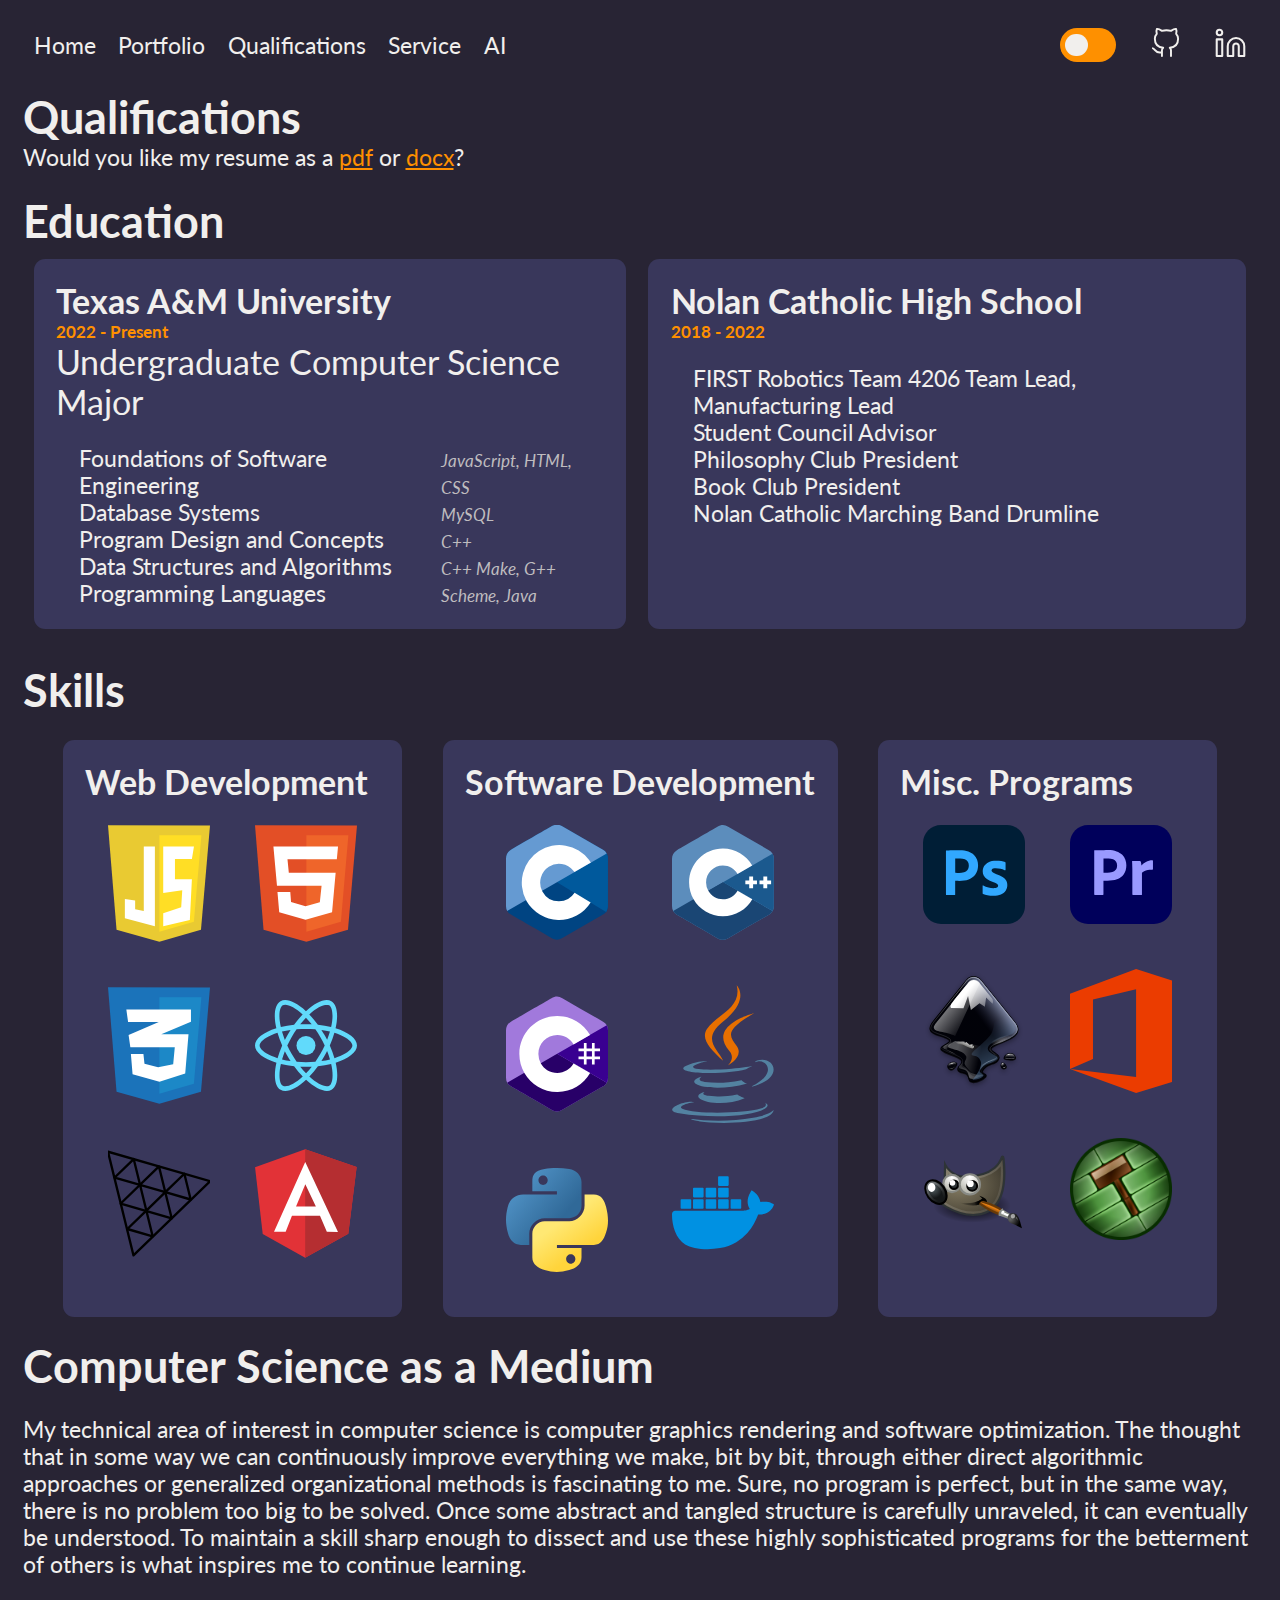
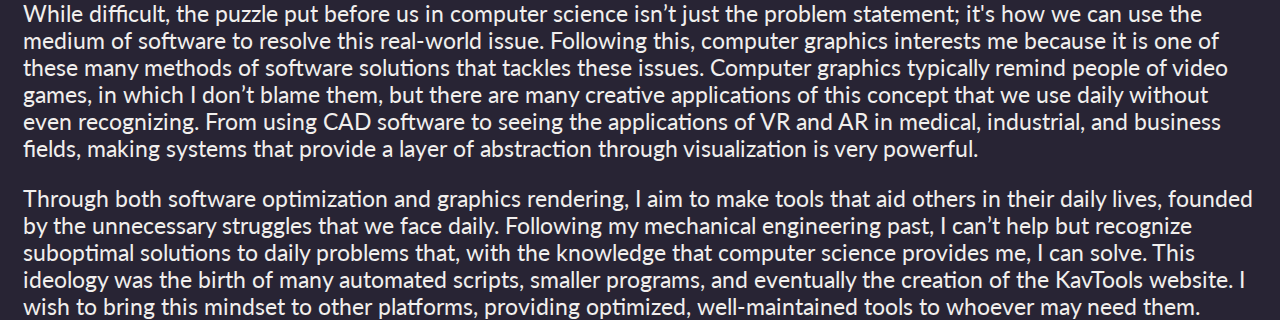
<file: html/qualifications.html>
<!DOCTYPE html>
<html lang="en">
  <head>
    <meta charset="UTF-8" />
    <meta name="viewport" content="width=device-width, initial-scale=1.0" />
    <meta http-equiv="X-UA-Compatible" content="ie=edge" />

    <!-- DYNAMIC STYLE CHANGING -->
    <script>
      localStorage.setItem("currentPage", "qualifications");
    </script>
    <link
      id="page-style"
      rel="stylesheet"
      href="../css/style1_qualifications.css"
    />
    <link id="nav-style" rel="stylesheet" href="../css/style1_navbar.css" />
    <link
      id="font-style"
      href="https://fonts.googleapis.com/css?family=Lato"
      rel="stylesheet"
    />

    <title>Graham Dungan - Qualifications</title>
  </head>

  <body>
    <!-- NAV BAR -->
    <div class="navbar-container">
      <div>
        <a class="navbar-button" href="../index.html">Home</a>
        <a class="navbar-button" href="./portfolio.html">Portfolio</a>
        <a class="navbar-button" href="./qualifications.html">Qualifications</a>
        <a class="navbar-button" href="./service.html">Service</a>
        <a class="navbar-button" href="./ai.html">AI</a>
      </div>
      <div>
        <div class="style-switch-container">
          <script src="../scripts/script.js"></script>
          <input
            type="checkbox"
            id="style-checkbox"
            onclick="handleClick(this)"
          />
          <label for="style-checkbox" class="style-slider"></label>
        </div>
        <a
          class="navbar-button-graphic"
          href="https://github.com/gmgrahamgm"
          target="_blank"
          rel="noopener noreferrer"
          ><img src="../svg/icon_github.svg" alt="GitHub Button"
        /></a>
        <a
          class="navbar-button-graphic"
          href="https://www.linkedin.com/in/graham-dungan-420943249/"
          target="_blank"
          rel="noopener noreferrer"
          ><img src="../svg/icon_linkedin.svg" alt="LinkedIn Button"
        /></a>
      </div>
    </div>

    <!-- QUALIFICATIONS HEADER -->
    <div>
      <div class="qualifications-header">
        <h1>Qualifications</h1>
        <p>
          Would you like my resume as a
          <a
            class="qualifications-header-download"
            href="../resume/grahamd_resume_spring24.pdf"
            download="grahamd_resume_spring24.pdf"
            >pdf</a
          >
          or
          <a
            class="qualifications-header-download"
            href="../resume/grahamd_resume_spring24.docx"
            download="grahamd_resume_spring24.docx"
            >docx</a
          >?
        </p>
      </div>
      <!-- EDUCATION -->
      <div>
        <h1>Education</h1>
        <div class="education-container">
          <div class="education-tile">
            <h2>Texas A&M University</h2>
            <h4>2022 - Present</h4>
            <h3>Undergraduate Computer Science Major</h3>
            <div class="education-divider">
              <p>
                Foundations of Software Engineering<br />
                Database Systems<br />
                Program Design and Concepts<br />
                Data Structures and Algorithms<br />
                Programming Languages<br />
              </p>
              <p>
                <i>JavaScript, HTML, CSS</i><br />
                <i>MySQL</i><br />
                <i>C++</i><br />
                <i>C++ Make, G++</i><br />
                <i>Scheme, Java</i><br />
              </p>
            </div>
          </div>
          <div class="education-tile">
            <h2>Nolan Catholic High School</h2>
            <h4>2018 - 2022</h4>
            <div class="education-divider">
              <p>
                FIRST Robotics Team 4206 Team Lead, Manufacturing Lead<br />
                Student Council Advisor<br />
                Philosophy Club President<br />
                Book Club President<br />
                Nolan Catholic Marching Band Drumline<br />
              </p>
            </div>
          </div>
        </div>
      </div>
      <!-- SKILLS -->
      <div>
        <h1>Skills</h1>
        <div class="skills-container">
          <div class="skills-tile">
            <h2>Web Development</h2>
            <div>
              <div>
                <img
                  src="../svg/webdev_icons/icon_javascript.svg"
                  alt="JavaScript Icon"
                />
                <img src="../svg/webdev_icons/icon_html.svg" alt="HTML Icon" />
              </div>
              <div>
                <img src="../svg/webdev_icons/icon_css.svg" alt="CSS Icon" />
                <img
                  src="../svg/webdev_icons/icon_react.svg"
                  alt="React Icon"
                />
              </div>
              <div>
                <img
                  src="../svg/webdev_icons/icon_three.svg"
                  alt="Three.js Icon"
                />
                <img
                  src="../svg/webdev_icons/icon_angular.svg"
                  alt="Angular Icon"
                />
              </div>
            </div>
          </div>
          <div class="skills-tile">
            <h2>Software Development</h2>
            <div>
              <div>
                <img src="../svg/software_icons/icon_c.svg" alt="C Icon" />
                <img
                  src="../svg/software_icons/icon_csharp.svg"
                  alt="C# Icon"
                />
              </div>
              <div>
                <img src="../svg/software_icons/icon_cpp.svg" alt="C++ Icon" />
                <img
                  src="../svg/software_icons/icon_java.svg"
                  alt="Java Icon"
                />
              </div>
              <div>
                <img
                  src="../svg/software_icons/icon_python.svg"
                  alt="Python Icon"
                />
                <img
                  src="../svg/software_icons/icon_docker.svg"
                  alt="Docker Icon"
                />
              </div>
            </div>
          </div>
          <div class="skills-tile">
            <h2>Misc. Programs</h2>
            <div>
              <div>
                <img
                  src="../svg/misc_icons/icon_photoshop.svg"
                  alt="Photoshop Icon"
                />
                <img
                  src="../svg/misc_icons/icon_premiere.svg"
                  alt="Premiere Icon"
                />
              </div>
              <div>
                <img
                  src="../svg/misc_icons/icon_inkscape.svg"
                  alt="Inkscape Icon"
                />
                <img
                  src="../svg/misc_icons/icon_office.svg"
                  alt="Office Icon"
                />
              </div>
              <div>
                <img src="../svg/misc_icons/icon_gimp.svg" alt="Gimp Icon" />
                <img
                  src="../svg/misc_icons/icon_hammer.png"
                  alt="Hammer Icon"
                />
              </div>
            </div>
          </div>
        </div>
      </div>
      <!-- COMPUTER SCIENCE BLURB -->
      <div id="writing_requirement" class="blurb-container">
        <h1>Computer Science as a Medium</h1>
        <p>
          My technical area of interest in computer science is computer graphics
          rendering and software optimization. The thought that in some way we
          can continuously improve everything we make, bit by bit, through
          either direct algorithmic approaches or generalized organizational
          methods is fascinating to me. Sure, no program is perfect, but in the
          same way, there is no problem too big to be solved. Once some abstract
          and tangled structure is carefully unraveled, it can eventually be
          understood. To maintain a skill sharp enough to dissect and use these
          highly sophisticated programs for the betterment of others is what
          inspires me to continue learning.
        </p>
        <p>
          While difficult, the puzzle put before us in computer science isn’t
          just the problem statement; it's how we can use the medium of software
          to resolve this real-world issue. Following this, computer graphics
          interests me because it is one of these many methods of software
          solutions that tackles these issues. Computer graphics typically
          remind people of video games, in which I don’t blame them, but there
          are many creative applications of this concept that we use daily
          without even recognizing. From using CAD software to seeing the
          applications of VR and AR in medical, industrial, and business fields,
          making systems that provide a layer of abstraction through
          visualization is very powerful.
        </p>
        <p>
          Through both software optimization and graphics rendering, I aim to
          make tools that aid others in their daily lives, founded by the
          unnecessary struggles that we face daily. Following my mechanical
          engineering past, I can’t help but recognize suboptimal solutions to
          daily problems that, with the knowledge that computer science provides
          me, I can solve. This ideology was the birth of many automated
          scripts, smaller programs, and eventually the creation of the KavTools
          website. I wish to bring this mindset to other platforms, providing
          optimized, well-maintained tools to whoever may need them.
        </p>
      </div>
    </div>
  </body>
</html>
</file>
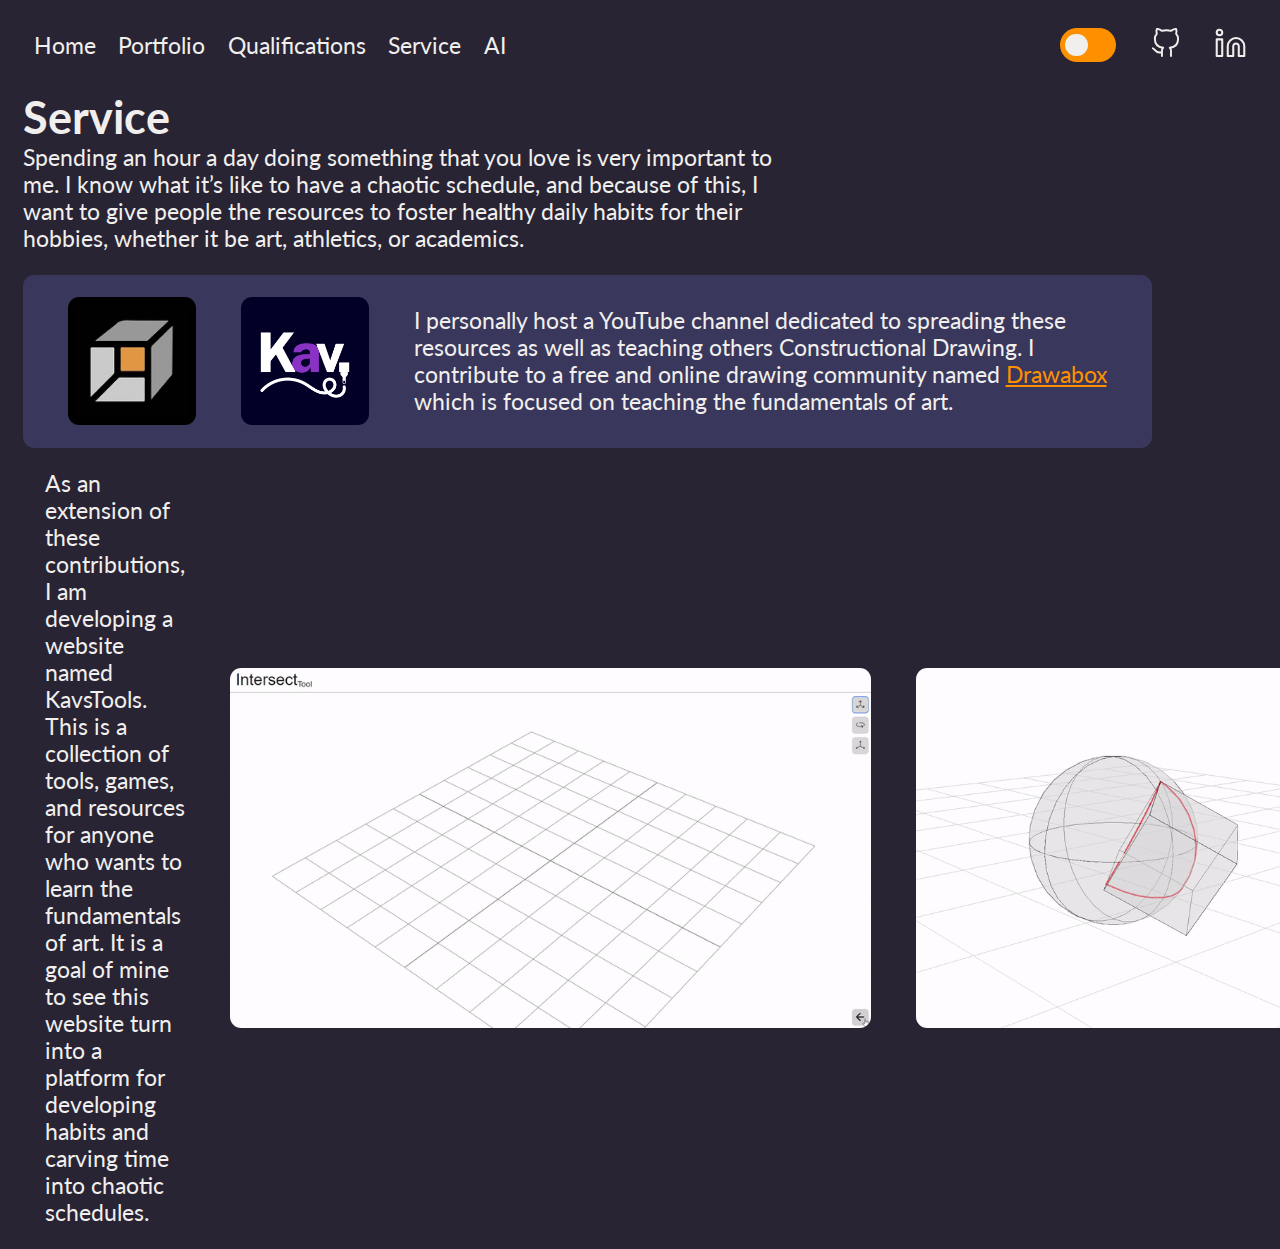
<file: html/service.html>
<!DOCTYPE html>
<html lang="en">
  <head>
    <meta charset="UTF-8" />
    <meta name="viewport" content="width=device-width, initial-scale=1.0" />
    <meta http-equiv="X-UA-Compatible" content="ie=edge" />

    <!-- DYNAMIC STYLE CHANGING -->
    <script>
      localStorage.setItem("currentPage", "service");
    </script>
    <link id="page-style" rel="stylesheet" href="../css/style1_service.css" />
    <link id="nav-style" rel="stylesheet" href="../css/style1_navbar.css" />
    <link
      id="font-style"
      href="https://fonts.googleapis.com/css?family=Lato"
      rel="stylesheet"
    />

    <title>Graham Dungan - Service</title>
  </head>

  <body>
    <!-- NAV BAR -->
    <div class="navbar-container">
      <div>
        <a class="navbar-button" href="../index.html">Home</a>
        <a class="navbar-button" href="./portfolio.html">Portfolio</a>
        <a class="navbar-button" href="./qualifications.html">Qualifications</a>
        <a class="navbar-button" href="./service.html">Service</a>
        <a class="navbar-button" href="./ai.html">AI</a>
      </div>
      <div>
        <div class="style-switch-container">
          <script src="../scripts/script.js"></script>
          <input
            type="checkbox"
            id="style-checkbox"
            onclick="handleClick(this)"
          />
          <label for="style-checkbox" class="style-slider"></label>
        </div>
        <a
          class="navbar-button-graphic"
          href="https://github.com/gmgrahamgm"
          target="_blank"
          rel="noopener noreferrer"
          ><img src="../svg/icon_github.svg" alt="GitHub Button"
        /></a>
        <a
          class="navbar-button-graphic"
          href="https://www.linkedin.com/in/graham-dungan-420943249/"
          target="_blank"
          rel="noopener noreferrer"
          ><img src="../svg/icon_linkedin.svg" alt="LinkedIn Button"
        /></a>
      </div>
    </div>

    <div class="service-body">
      <div class="service-header">
        <h1>Service</h1>
        <p>
          Spending an hour a day doing something that you love is very important
          to me. I know what it’s like to have a chaotic schedule, and because
          of this, I want to give people the resources to foster healthy daily
          habits for their hobbies, whether it be art, athletics, or academics.
        </p>
      </div>
      <div class="kav-container">
        <div>
          <img
            src="../images/service_images/logo_dab.png"
            alt="Drawabox Logo"
          />
          <img src="../images/service_images/logo_kav.png" alt="Kavel Logo" />
        </div>
        <p>
          I personally host a YouTube channel dedicated to spreading these
          resources as well as teaching others Constructional Drawing. I
          contribute to a free and online drawing community named
          <a
            href="https://drawabox.com/"
            target="_blank"
            rel="noopener noreferrer"
            >Drawabox</a
          >
          which is focused on teaching the fundamentals of art.
        </p>
      </div>
      <div class="gif-container">
        <p>
          As an extension of these contributions, I am developing a website
          named KavsTools. This is a collection of tools, games, and resources
          for anyone who wants to learn the fundamentals of art. It is a goal of
          mine to see this website turn into a platform for developing habits
          and carving time into chaotic schedules.
        </p>
        <div>
          <img
            src="../images/service_images/kav_demo.gif"
            alt="KavTools Demo"
          />
          <img
            src="../images/service_images/kav_intersection.gif"
            alt="KavTools Intersection"
          />
        </div>
      </div>
    </div>
  </body>
</html>
</file>
<file: css/style1_index.css>
html,
body {
  font-family: "Lato";
  font-size: 2.5vh;
  margin: 0;
  background-color: #282434;
}

.landing-body-container {
  /* border: solid orange 2px; */
  display: flex;
  justify-content: space-between;
  height: 95vh;
  overflow: hidden;
}

.landing-body-container > div {
  /* border: dashed red 5px; */
  display: flex;
  flex-direction: column;
  align-items: center;
  height: 90vh;
}

.picture-container {
  /* border: solid yellow 2px; */
  position: relative;
  width: 50vw;
  z-index: 0;
  min-width: 20rem;
}

.picture-bg {
  /* border: dashed darkorange 2px; */
  position: absolute;
  z-index: 1;
  height: 85vh;
  left: -12.25rem;
  filter: brightness(0) saturate(100%) invert(55%) sepia(26%) saturate(2963%)
    hue-rotate(1deg) brightness(106%) contrast(104%);
}

.picture-graham {
  /* border: dashed darkgoldenrod 2px; */
  z-index: 2;
  position: absolute;
  height: 100vh;
  left: 10vw;
  top: 15vh;
}

.introduction-container {
  /* border: solid blue 2px; */
  margin: 5vh 30vw 4rem 0;
  z-index: 5;
}

.introduction-container > h1 {
  /* border: dashed lightseagreen 2px; */
  position: absolute;
  top: 18vh;
  font-size: 5em;
  color: #f1efed;
  font-weight: bolder;
  white-space: nowrap;
  overflow: hidden;
}

.introduction-container > h2 {
  /* border: dashed lightskyblue 2px; */
  font-size: 4.5em;
  margin: 0;
  color: #bfbcbf;
  font-weight: normal;
  white-space: nowrap;
  overflow: hidden;
}

.information-container {
  /* border: solid blueviolet 2px; */
  display: flex;
  flex-direction: column;
  margin: 8vh 12rem 0 8rem;
  padding: 1rem;
}

.information-container > p {
  /* border: solid lime 2px; */
  color: #f1efed;
  font-size: 1.25em;
  margin: 0.5rem;
}

.information-container > a {
  /* border: solid lime 2px; */
  color: #fe9000;
  text-align: right;
}

.information-container > a > img {
  width: 1vw;
  filter: brightness(0) saturate(100%) invert(55%) sepia(26%) saturate(2963%)
    hue-rotate(1deg) brightness(106%) contrast(104%);
}
</file>
<file: css/style1_navbar.css>
.navbar-container {
  /* border: solid red 2px; */
  position: relative;
  display: flex;
  justify-content: space-between;
  align-items: center;
  padding: 1rem 1rem;
  height: 5vh;
}

.navbar-container > div {
  display: flex;
  align-items: center;
}

#style-checkbox {
  display: none;
}

.style-switch-container {
  /* border: solid lime 2px; */

  display: flex;
  align-items: center;
}

.style-slider {
  /* border: solid pink 2px; */
  -webkit-border-radius: 1rem;
  -moz-border-radius: 1rem;
  border-radius: 1rem;
  background-color: #39375b;
  width: 2.5rem;
  height: 1.5rem;
  margin: 0 0.5rem;
  cursor: pointer;
  position: relative;
  transition: 0s ease-in-out;
}

.style-slider::before {
  -webkit-border-radius: 1rem;
  -moz-border-radius: 1rem;
  border-radius: 1rem;
  position: absolute;
  content: "";
  background-color: #f1efed;
  width: 1rem;
  height: 1rem;
  margin: 0.25rem;
}

.style-slider {
  background-color: #fe9000;
}

input:checked + .style-slider::before {
  transform: translateX(1rem);
}

a.navbar-button {
  /* border: solid green 2px; */
  color: #f1efed;
  text-decoration: none;
  padding: 0 0.5rem;
}

a.navbar-button-graphic {
  /* border: dashed green 2px; */
  padding-left: 0.5rem;
}

a.navbar-button-graphic > img {
  width: 3.5vh;
  margin: 0.5rem;
}

a.navbar-button:hover {
  color: #fe9000;
  text-decoration: underline;
}
</file>
<file: css/style1_landing.css>
html,
body {
  font-family: "Lato";
  font-size: 2.5vh;
  height: 100%;
  margin: 0;
  background-color: #282434;
}

.landing-body-container {
  /* border: solid orange 2px; */
  display: flex;
  justify-content: space-between;
  height: 95vh;
  overflow: hidden;
}

.landing-body-container > div {
  /* border: dashed red 5px; */
  display: flex;
  flex-direction: column;
  align-items: center;
  justify-content: space-between;
}

.picture-container {
  /* border: solid yellow 2px; */
  position: relative;
  width: 50vw;
  z-index: 0;
  min-width: 20rem;
}

.picture-bg {
  /* border: dashed darkorange 2px; */
  position: absolute;
  z-index: 1;
  height: 85vh;
  left: -12.25rem;
  filter: brightness(0) saturate(100%) invert(55%) sepia(26%) saturate(2963%)
    hue-rotate(1deg) brightness(106%) contrast(104%);
}

.picture-graham {
  /* border: dashed darkgoldenrod 2px; */
  z-index: 2;
  position: absolute;
  height: 100vh;
  left: 10vw;
  top: 15vh;
}

.introduction-container {
  /* border: solid blue 2px; */
  margin-bottom: 4rem;
  margin-right: 30vw;
  margin: 5vh 30vw 4rem 0;
  z-index: 5;
}

.introduction-container > h1 {
  /* border: dashed lightseagreen 2px; */
  position: absolute;
  top: 18vh;
  font-size: 5em;
  color: #f1efed;
  font-weight: bolder;
  white-space: nowrap;
  overflow: hidden;
}

.introduction-container > h2 {
  /* border: dashed lightskyblue 2px; */
  font-size: 4.5em;
  margin: 0;
  color: #bfbcbf;
  font-weight: normal;
  white-space: nowrap;
  overflow: hidden;
}

.information-container {
  /* border: solid blueviolet 2px; */
  display: flex;
  flex-direction: column;
  margin: 0 8rem;
  z-index: 5;
}

.information-container > p {
  /* border: solid lime 2px; */
  color: #f1efed;
  font-size: 1.25em;
  margin: 0.5rem;
}

.information-container > a {
  /* border: solid lime 2px; */
  color: #fe9000;
  text-align: right;
}

.information-container > a > img {
  width: 1vw;
}

.portfolio-container {
  -webkit-border-radius: 1rem;
  -moz-border-radius: 1rem;
  border-radius: 1rem;
  background-color: #39375b;
  margin: 8vh;
  padding: 0 0.5rem;
}

.portfolio-container > a {
  display: inline-block;
  text-decoration: none;
  color: inherit;
}

.portfolio-container > a > img {
  -webkit-border-radius: 1rem;
  -moz-border-radius: 1rem;
  border-radius: 1rem;
  width: 5vw;
  margin: 0.5rem;
  height: auto;
  transition: transform 0.2s ease-in-out;
}

.portfolio-container > a > img:hover {
  transform: scale(1.1);
  cursor: pointer;
}
</file>
<file: css/style_ai.css>
/* General Styles */
body {
  font-family: Arial, sans-serif;
  margin: 0;
  padding: 0;
}

/* Navigation Styles */
nav {
  background-color: #333;
}

nav ul {
  list-style-type: none;
  margin: 0;
  padding: 10px;
  display: flex;
}

nav ul li {
  margin-right: 15px;
}

nav ul li a {
  color: white;
  text-decoration: none;
}

nav ul li a:hover {
  text-decoration: underline;
}

/* Prompt Section Styles */
#prompt {
  background-color: #f9f9f9;
  padding: 20px;
}

#prompt h2 {
  margin-top: 0;
}

#prompt p {
  line-height: 1.6;
}

/* Content Section Styles */
#content {
  padding: 20px;
}

#content h1 {
  text-align: center;
}

#content h2 {
  color: #333;
  margin-top: 40px;
}

#content p {
  line-height: 1.6;
}

#content ul {
  list-style-type: disc;
  margin-left: 20px;
}

#content ul li {
  margin-bottom: 10px;
}

#content a {
  color: #0066cc;
  text-decoration: none;
}

#content a:hover {
  text-decoration: underline;
}
</file>
<file: css/style1_portfolio.css>
html,
body {
  font-family: "Lato";
  font-size: 2.5vh;
  height: 100%;
  margin: 0;
  background-color: #282434;
  scroll-behavior: smooth;
}

.portfolio-header {
  /* border: solid orange 2px; */
  display: flex;
  flex-direction: column;
  padding: 0 1rem;
}

.portfolio-header > h1 {
  /* border: solid yellow 2px; */
  color: #f1efed;
  margin: 0;
}

.portfolio-header > p {
  /* border: solid yellowgreen 2px; */
  color: #f1efed;
  margin: 0 20rem 0 0;
}

.projects-container-outer {
  /* border: solid blue 2px; */
  display: flex;
  flex-direction: column;
}

.projects-container-row {
  /* border: solid violet 2px; */
  display: flex;
  flex-direction: row;
  justify-content: space-evenly;
  padding-top: 4vh;
}

.projects-container-row > a {
  display: inline-block;
  text-decoration: none;
  color: inherit;
}

.project-container {
  /* border: dashed violet 2px; */
  display: grid;
  grid-template-columns: 1fr;
  transition: transform 0.2s ease-in-out;
}

.project-container:hover {
  transform: scale(1.05);
  cursor: pointer;
}

.project-container > div {
  /* border: 2px solid greenyellow; */
  grid-row-start: 1;
  grid-column-start: 1;
}

.project-tile {
  background-color: #f1efed;
  -webkit-border-radius: 0.5rem;
  -moz-border-radius: 0.5rem;
  border-radius: 0.5rem;
  width: 25vw;
  margin-top: 10vh;
  padding-top: 16vw;
  /* Flex for holding two sections of text */
  display: flex;
  flex-direction: column;
  justify-content: space-between;
}

.project-container > img {
  /* border: dashed darkblue 2px; */
  -webkit-border-radius: 0.5rem;
  -moz-border-radius: 0.5rem;
  border-radius: 0.5rem;
  width: 22vw;
  grid-row-start: 1;
  grid-column-start: 1;
  justify-self: center;
  -webkit-filter: drop-shadow(0px 3px 1px #000000);
  filter: drop-shadow(0px 1px 5px #000000);
}

.project-tile > div {
  padding: 0 1rem 1rem 1rem;
}

h2 {
  /* border: solid darkorchid 2px; */
  margin: 0;
}

h3 {
  /* border: solid pink 2px; */
  padding-top: 4vh;
  margin: 0;
  color: #fe9000;
  font-size: 0.75em;
}

h4 {
  /* border: dashed darkmagenta 2px; */
  margin: 0;
  font-weight: normal;
  font-size: 0.75em;
}

p {
  margin: 0;
}

.portfolio-description-container {
  /* border: solid darkkhaki 2px; */
  display: flex;
  margin: 0 1rem;
  padding: 0 1rem;
  justify-content: space-between;
}

h1 {
  /* border: solid darkorchid 2px; */
  color: #f1efed;
  margin: 4rem 0 0.5rem 1rem;
}

.portfolio-description > h2 {
  color: #fe9000;
  font-size: 0.75em;
  padding-top: 1rem;
}

.portfolio-description > p {
  color: #f1efed;
  padding-top: 0.5rem;
}

.portfolio-description > p > a {
  color: #fe9000;
}

.portfolio-description ul > li {
  /* border: solid lightsalmon 2px; */
  color: #f1efed;
  padding-bottom: 0.5rem;
}

.portfolio-description-image-container {
  /* border: solid blueviolet 2px; */
  display: flex;
  flex-direction: column;
  padding: 0.5rem;
  justify-content: center;
}

.portfolio-description-image-container > img {
  -webkit-border-radius: 0.5rem;
  -moz-border-radius: 0.5rem;
  border-radius: 0.5rem;
  width: 25vw;
  margin: 0.5rem;
}
</file>
<file: css/style1_qualifications.css>
html,
body {
  font-family: "Lato";
  font-size: 2.5vh;
  height: 100%;
  margin: 0;
  background-color: #282434;
}

.qualifications-header {
  /* border: solid orange 2px; */
  display: flex;
  flex-direction: column;
  padding: 0 1rem;
}

.qualifications-header > h1 {
  /* border: solid yellow 2px; */
  color: #f1efed;
  margin: 0;
}

.qualifications-header > p {
  /* border: solid yellowgreen 2px; */
  color: #f1efed;
  margin: 0 20rem 0 0;
  padding: 0;
}

.qualifications-header-download {
  /* border: solid lightgoldenrodyellow 2px; */
  color: #fe9000;
}

a.qualifications-header-download:hover {
  text-decoration: underline;
  cursor: pointer;
}

h1 {
  /* border: solid darkgoldenrod 2px; */
  color: #f1efed;
  margin: 1rem 1rem 0 1rem;
}

h2 {
  /* border: solid green 2px; */
  color: #f1efed;
  margin: 0;
}

.education-container {
  /* border: solid darkblue 2px; */
  display: flex;
  justify-content: flex-start;
  margin: 0 1rem;
}

.education-tile {
  /* border: solid lightskyblue 2px; */
  -webkit-border-radius: 0.5rem;
  -moz-border-radius: 0.5rem;
  border-radius: 0.5rem;
  background-color: #39375b;
  padding: 1rem;
  margin: 0.5rem 0.5rem;
}

.education-tile > h2 {
  /* border: solid violet 2px; */
  color: #f1efed;
  margin: 0;
  font-size: 1.5em;
}

.education-tile > h3 {
  /* border: solid purple 2px; */
  color: #f1efed;
  margin: 0;
  font-weight: normal;
  font-size: 1.5em;
}

.education-tile > h4 {
  /* border: solid lightpink 2px; */
  color: #fe9000;
  font-size: 0.75em;
  margin: 0;
}

.education-divider {
  /* border: solid red 2px; */
  display: flex;
  justify-content: space-between;
}

.education-divider > p {
  /* border: solid magenta 2px; */
  color: #f1efed;
  margin: 1rem 0 0 0;
}

.education-divider > p > i {
  /* border: solid magenta 2px; */
  color: #bfbcbf;
  margin: 1rem 0 0 0;
  font-size: 0.75em;
}

.skills-container {
  /* border: solid orangered 2px; */
  margin: 1rem;
  display: flex;
  justify-content: space-evenly;
}

.skills-tile {
  /* border: solid darkred 2px; */
  -webkit-border-radius: 0.5rem;
  -moz-border-radius: 0.5rem;
  border-radius: 0.5rem;
  background-color: #39375b;
  padding: 1rem;
}

.skills-tile > div {
  /* border: solid rebeccapurple 2px; */
  display: flex;
  flex-direction: column;
}

.skills-tile > div > div {
  /* border: solid peru 2px; */
  display: flex;
  justify-content: space-evenly;
}

.skills-tile > div > div > img {
  /* border: dashed red 2px; */
  width: 8vw;
  padding: 1rem;
}

p {
  color: #f1efed;
  padding: 0 1rem;
}
</file>
<file: css/style1_service.css>
html,
body {
  font-family: "Lato";
  font-size: 2.5vh;
  height: 100%;
  margin: 0;
  background-color: #282434;
}

.service-header {
  /* border: solid orange 2px; */
  display: flex;
  flex-direction: column;
  padding: 0 1rem;
}

.service-header > h1 {
  /* border: solid yellow 2px; */
  color: #f1efed;
  margin: 0;
}

.service-header > p {
  /* border: solid yellowgreen 2px; */
  color: #f1efed;
  margin: 0 20rem 0 0;
}

.kav-container {
  /* border: solid darkcyan 2px; */
  -webkit-border-radius: 0.5rem;
  -moz-border-radius: 0.5rem;
  border-radius: 0.5rem;
  background-color: #39375b;
  display: flex;
  justify-content: space-between;
  margin: 1rem 10vw 0rem 1rem;
  padding: 0 1rem;
}

.kav-container > p {
  /* border: solid lime 2px; */
  margin: 1rem;
  color: #f1efed;
  align-self: center;
}

.kav-container > div {
  display: flex;
  flex-direction: row;
}

.kav-container > div > img {
  /* border: solid green 2px; */
  -webkit-border-radius: 0.5rem;
  -moz-border-radius: 0.5rem;
  border-radius: 0.5rem;
  margin: 1rem;
  align-self: center;
  width: 10vw;
}

.kav-container > p > a {
  color: #fe9000;
}

.gif-container {
  /* border: solid cyan 2px; */
  display: flex;
  justify-content: space-between;
  margin: 0 10vw 1rem 1rem;
}

.gif-container > p {
  /* border: solid lime 2px; */
  margin: 1rem;
  color: #f1efed;
  align-self: center;
}

.gif-container > div {
  display: flex;
  flex-direction: row;
  align-items: center;
}

.gif-container > div > img {
  /* border: solid green 2px; */
  -webkit-border-radius: 0.5rem;
  -moz-border-radius: 0.5rem;
  border-radius: 0.5rem;
  margin: 1rem;
  align-self: center;
  height: 40vh;
}
</file>
